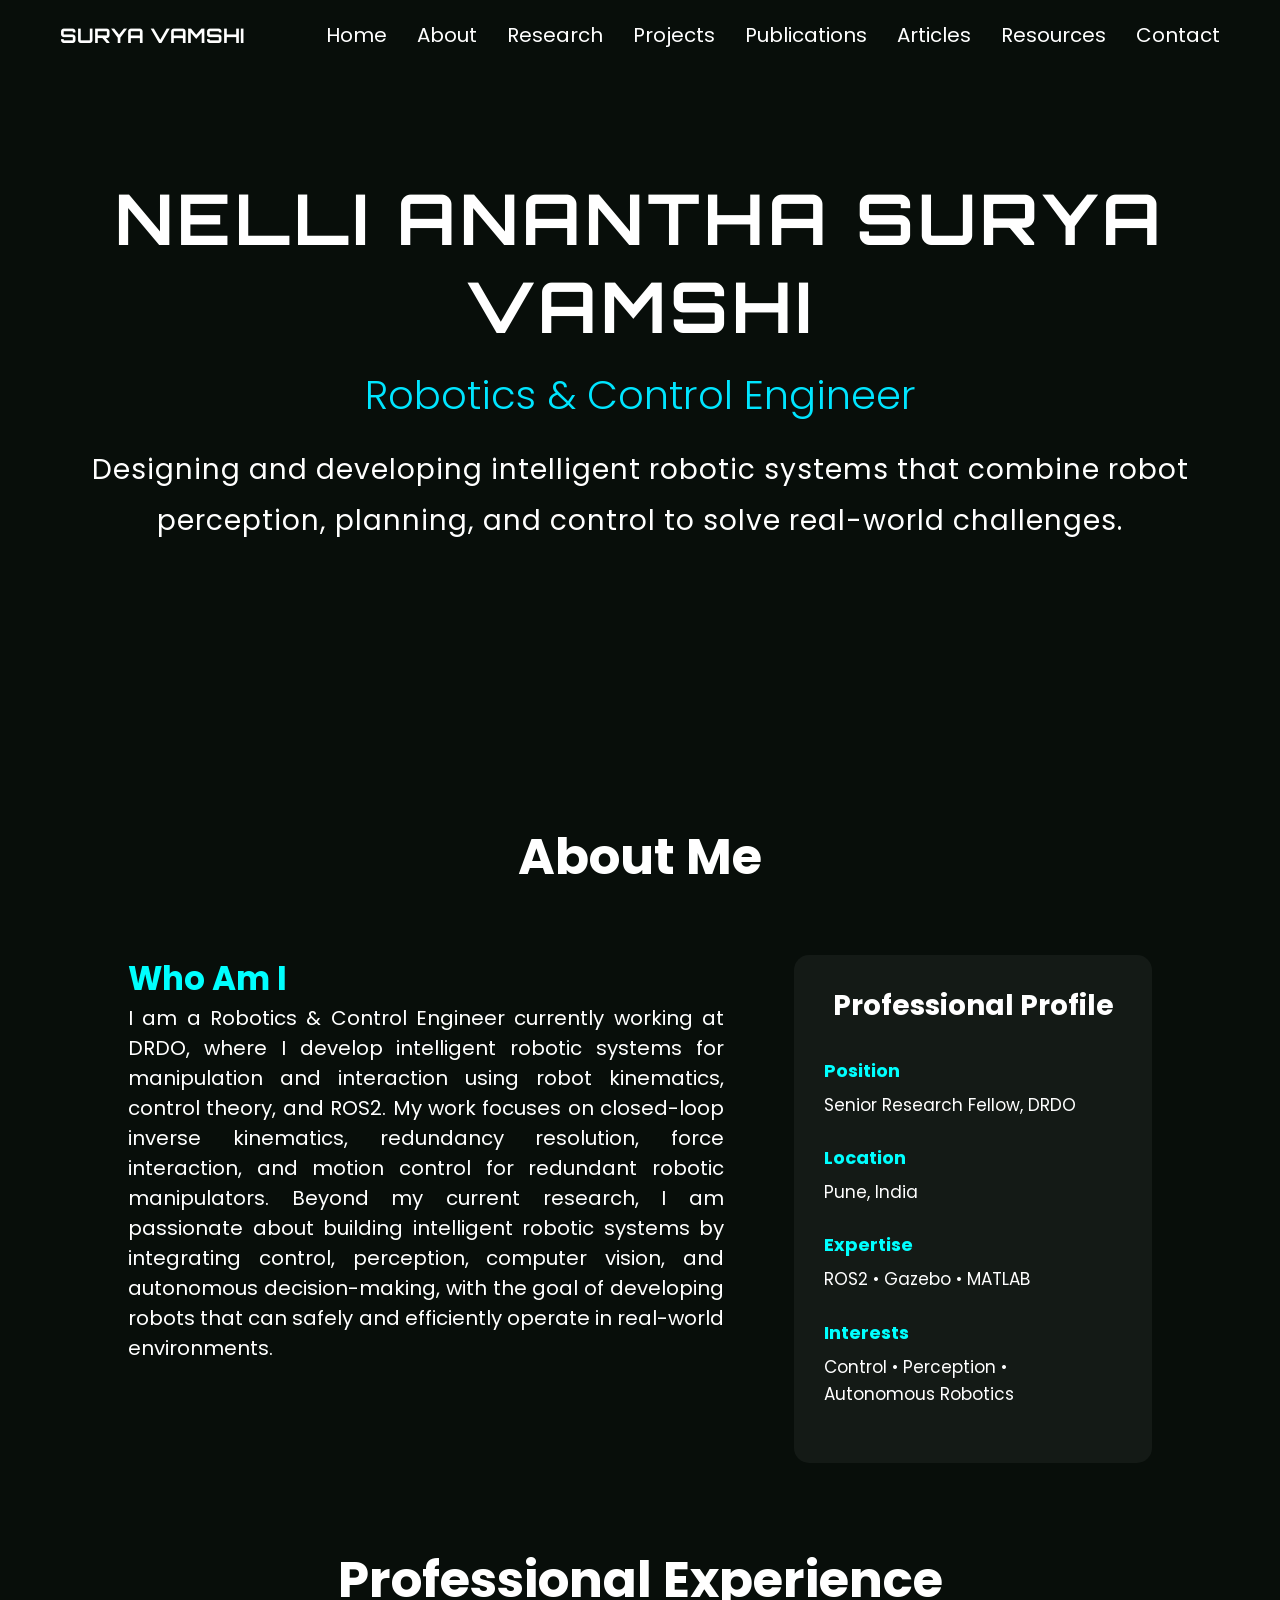
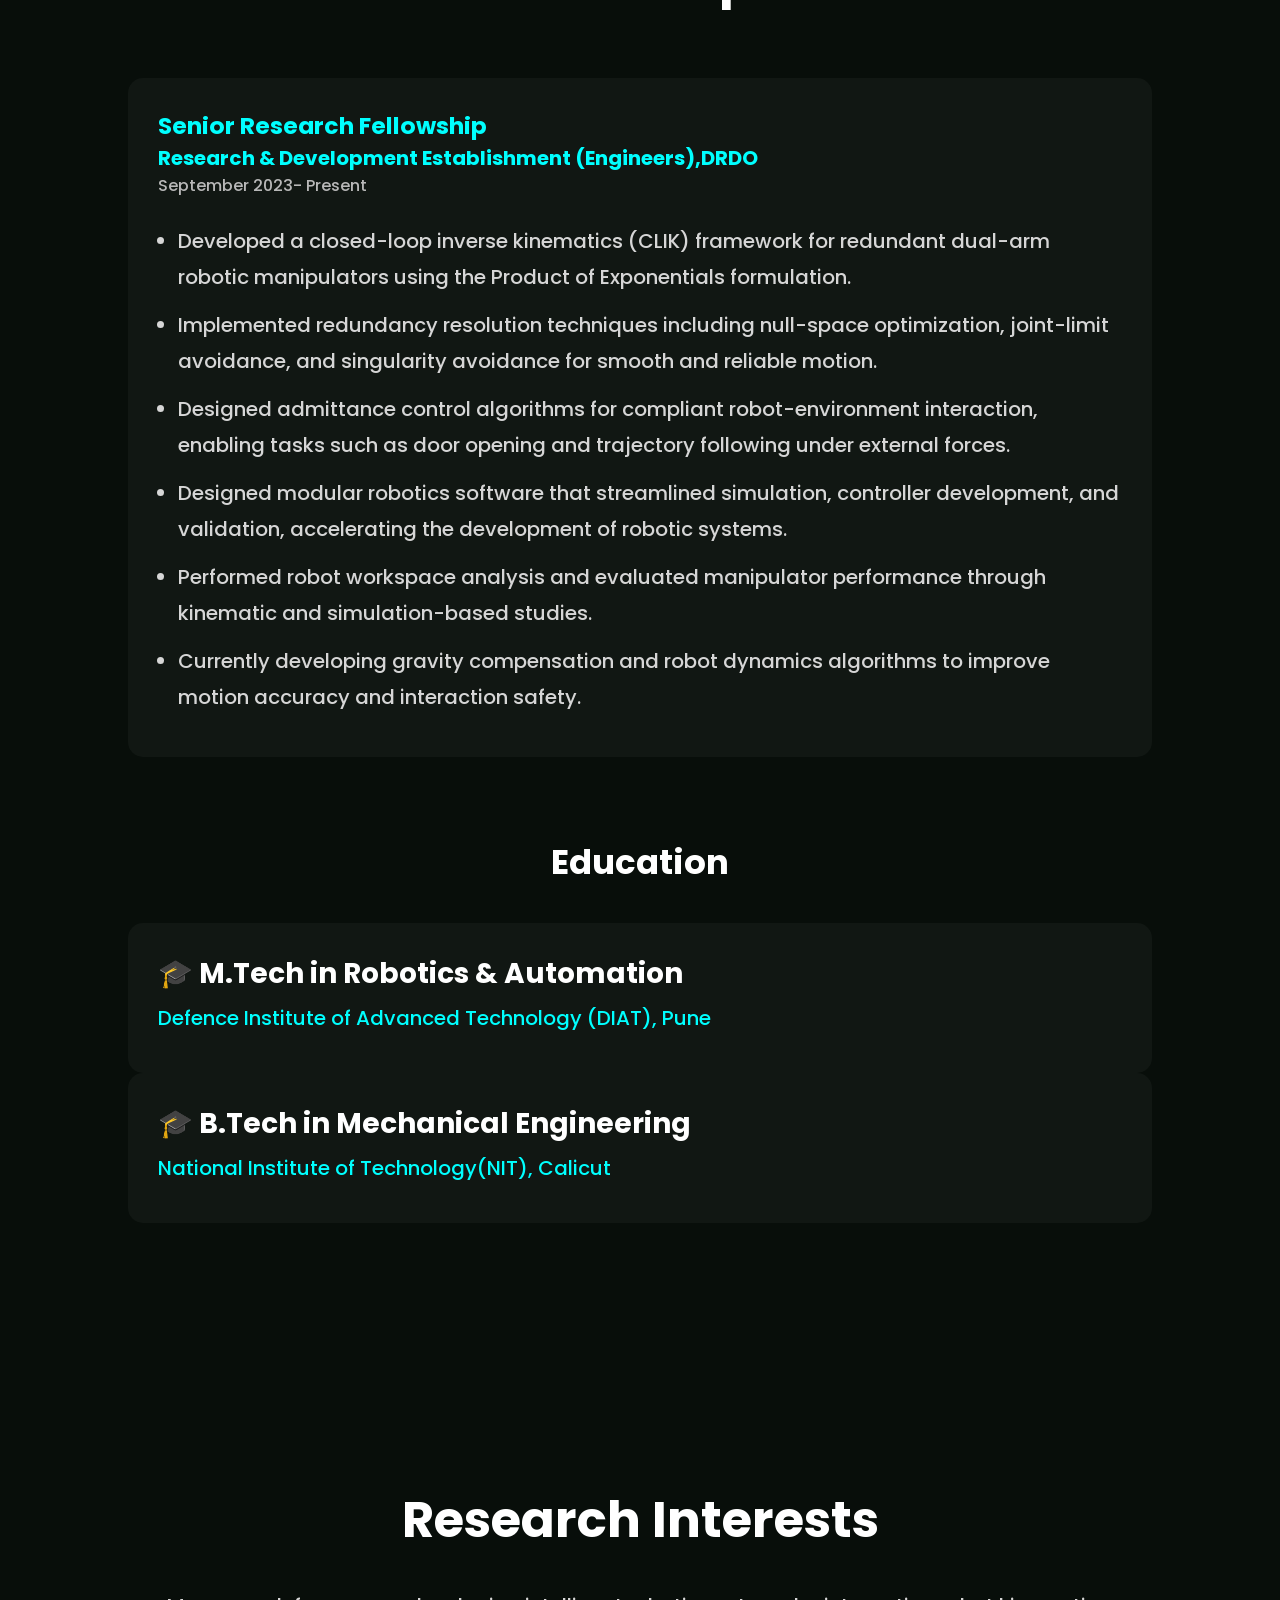
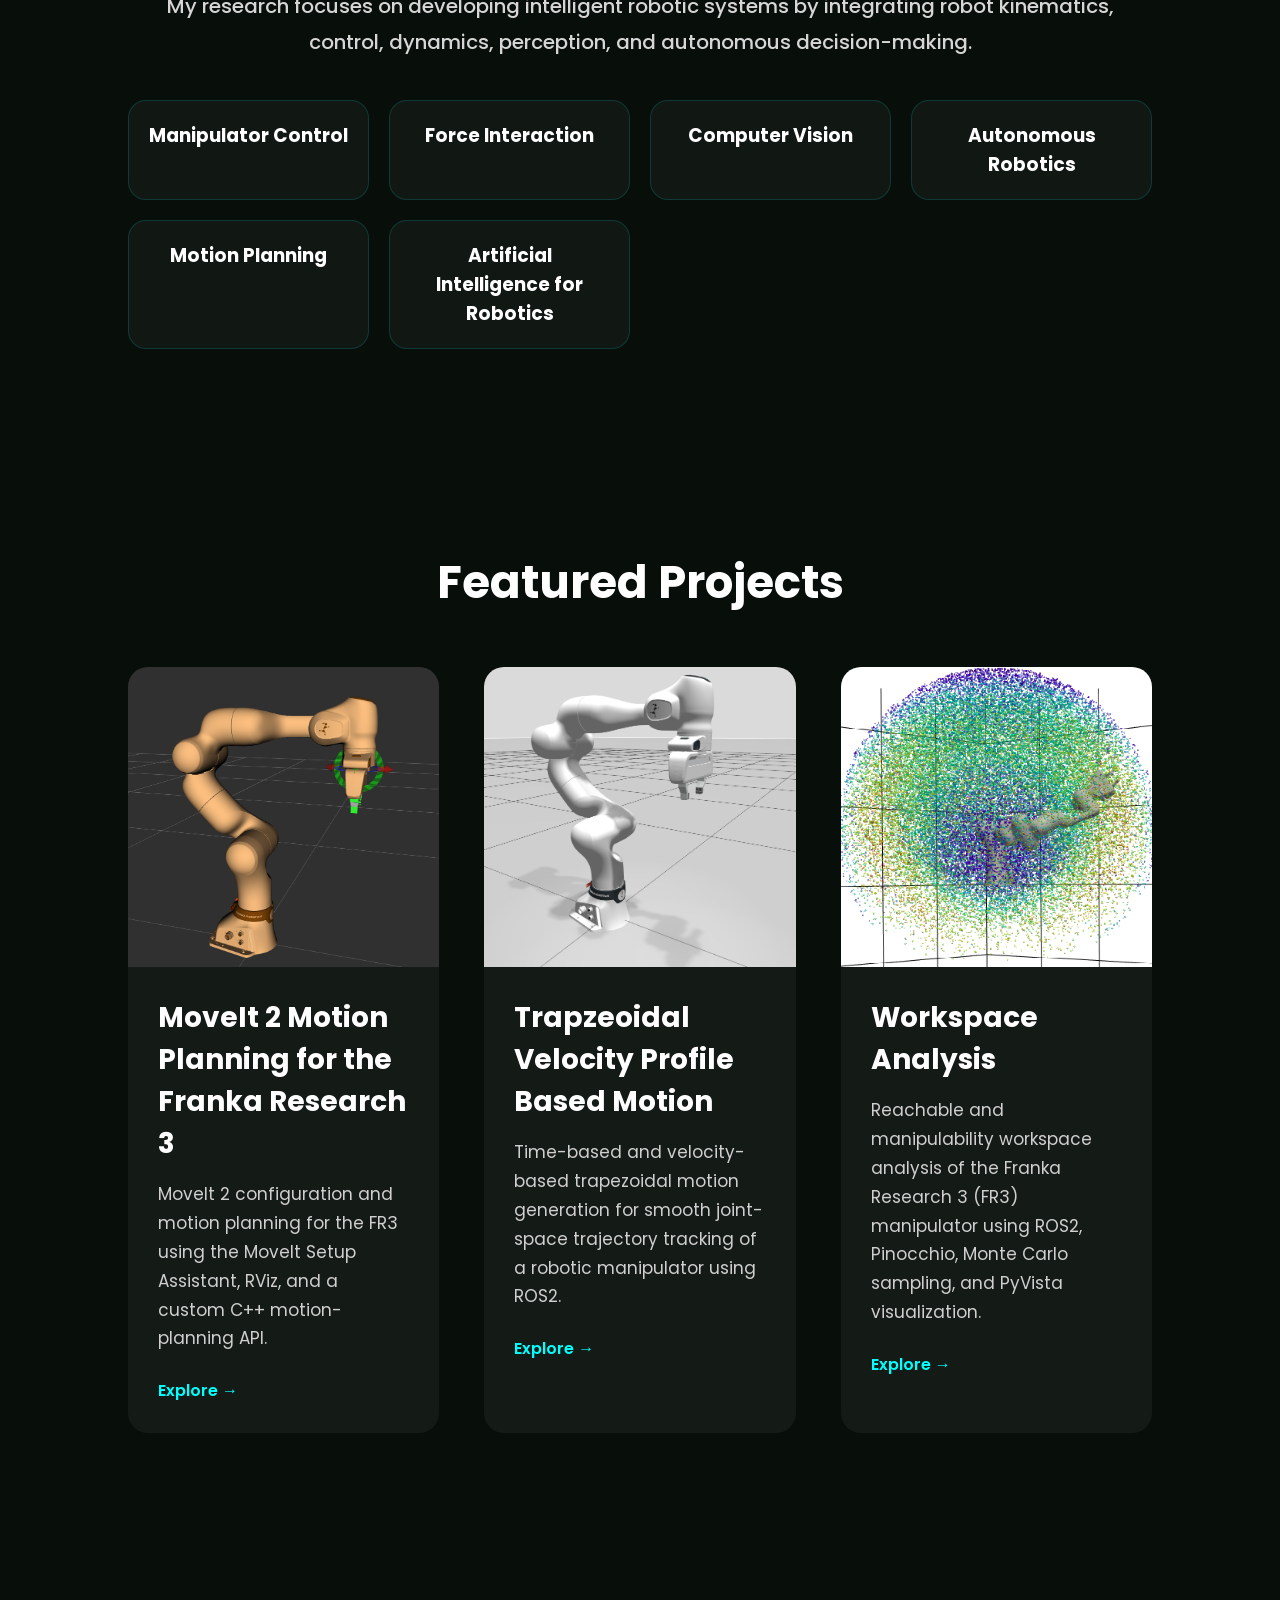
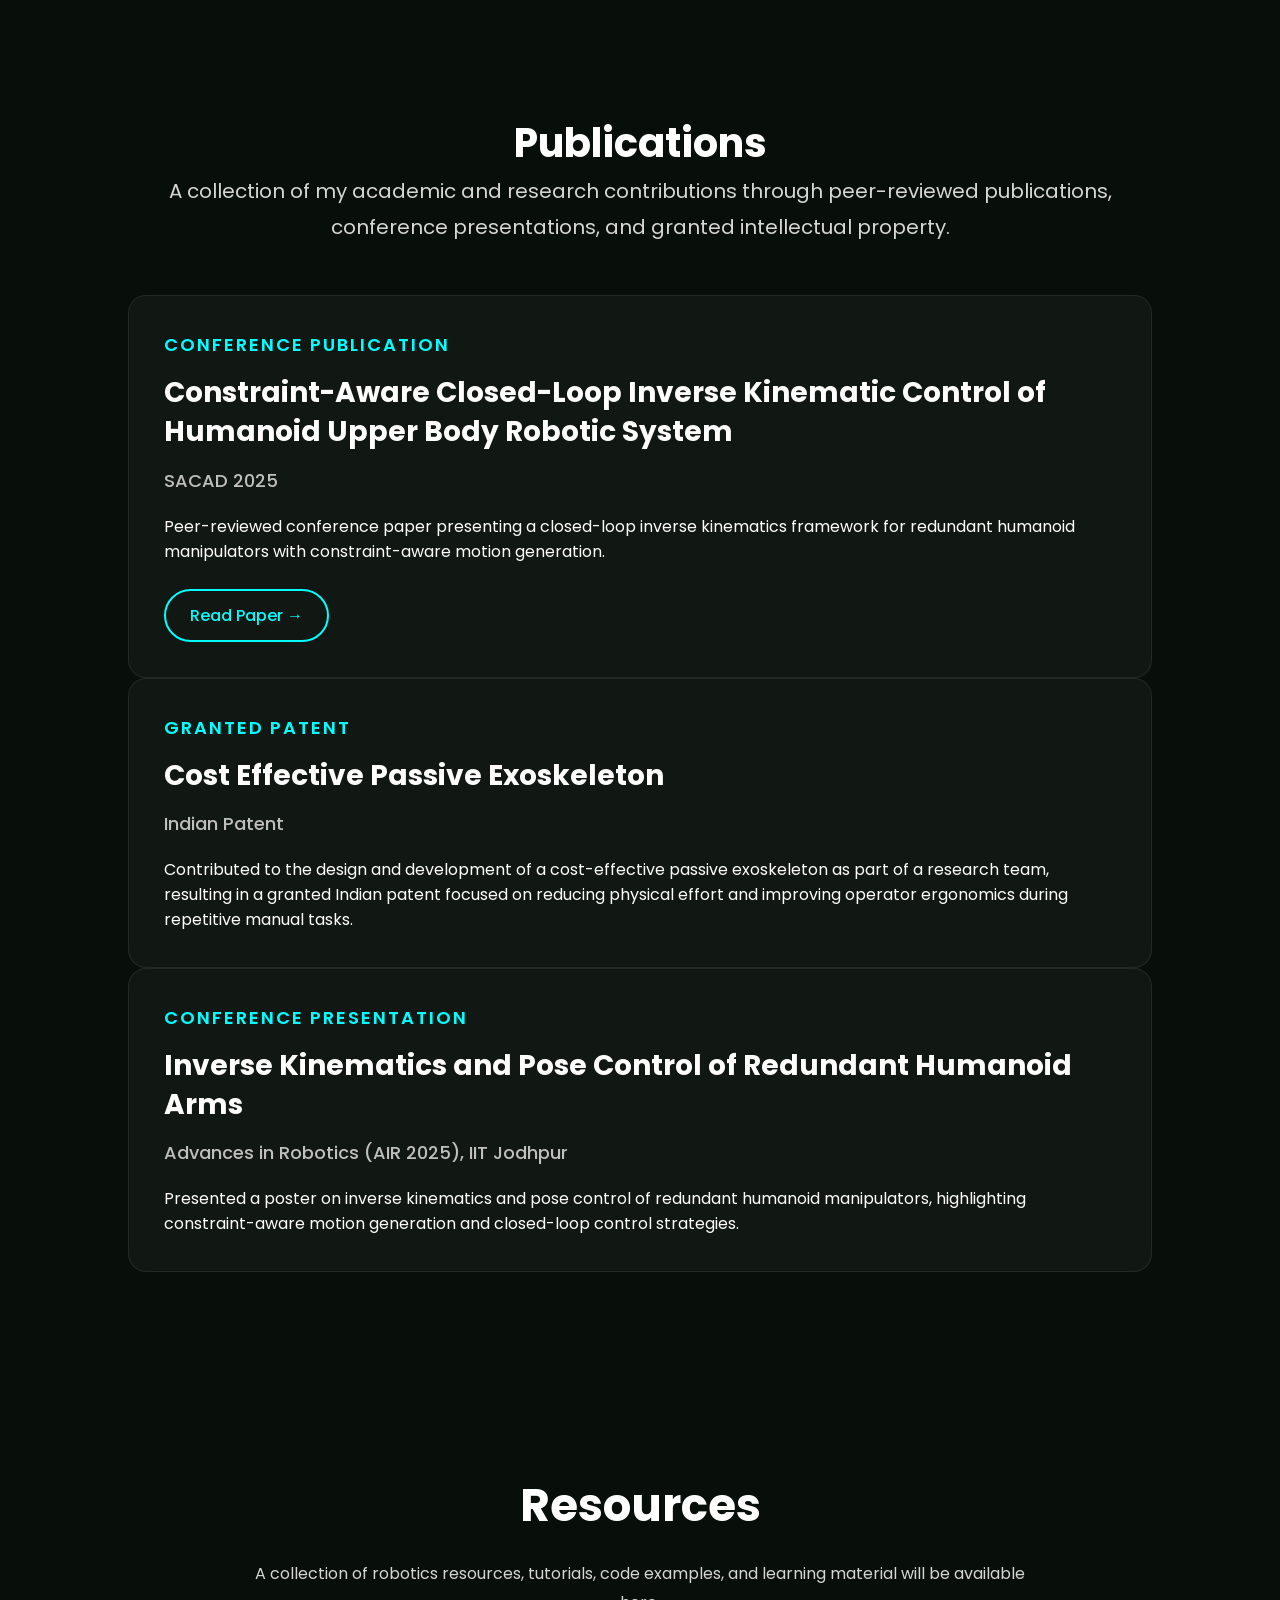
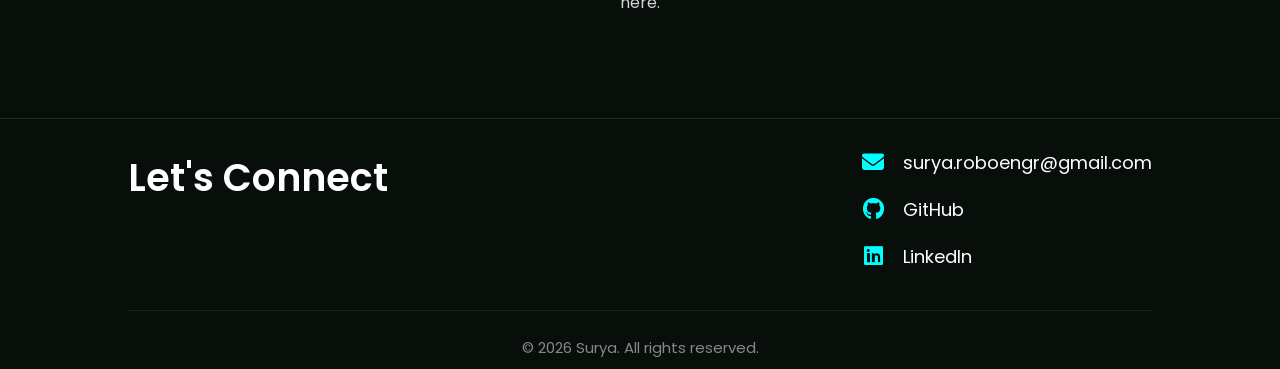
<file: index.html>
<!doctype html>

<html lang="en">
  <head>
    <meta charset="UTF-8" />
    <meta name="viewport" content="width=device-width, initial-scale=1.0" />
    <title>Nelli Anantha Surya Vamshi |Robotics Engineer</title>
    <link rel="preconnect" href="https://fonts.googleapis.com" />
    <link rel="preconnect" href="https://fonts.gstatic.com" crossorigin />
    <link
      href="https://fonts.googleapis.com/css2?family=Orbitron:wght@400;700&family=Poppins:wght@300;400;500;600&display=swap"
      rel="stylesheet"
    />
    <link
      href="https://fonts.googleapis.com/css2?family=Oxanium:wght@300;400;500;600;700&display=swap"
      rel="stylesheet"
    />
    <link
      rel="stylesheet"
      href="https://cdnjs.cloudflare.com/ajax/libs/font-awesome/6.7.2/css/all.min.css"
    />
    <link rel="stylesheet" href="style.css" />

    <meta
      name="google-site-verification"
      content="qr9atQUj7smDJfwzT1-s0cltyd4CQtqaX3YNW2TNBXM"
    />
  </head>

  <body>
    <canvas id="stars"></canvas>
    <!-- +++++++++++++++++++++++++++++++++++++
                        Header
        ===================================== -->

    <header>
      <nav>
        <div class="logo">SURYA VAMSHI</div>
        <ul class="nav-links">
          <li><a href="#home">Home</a></li>
          <li><a href="#about">About</a></li>
          <li><a href="#research">Research</a></li>
          <li><a href="#projects">Projects</a></li>
          <li><a href="#publications">Publications</a></li>
          <li><a href="/articles/articles_main.html">Articles</a></li>
          <li><a href="#resources">Resources</a></li>
          <li><a href="#contact">Contact</a></li>
        </ul>
      </nav>
    </header>

    <!-- ==============================================================
                        Main Hero Section
        ============================================================== -->

    <section class="hero" id="home">
      <h1>NELLI ANANTHA SURYA VAMSHI</h1>
      <h2>Robotics & Control Engineer</h2>
      <p>
        Designing and developing intelligent robotic systems that combine robot
        perception, planning, and control to solve real-world challenges.
      </p>
    </section>

    <!-- ==============================================================
                        About Me Section
        ============================================================== -->

    <section class="about" id="about">
      <h2>About Me</h2>
      <div class="about-container">
        <div class="about-left">
          <h3>Who Am I</h3>
          <p>
            I am a Robotics & Control Engineer currently working at DRDO, where
            I develop intelligent robotic systems for manipulation and
            interaction using robot kinematics, control theory, and ROS2. My
            work focuses on closed-loop inverse kinematics, redundancy
            resolution, force interaction, and motion control for redundant
            robotic manipulators. Beyond my current research, I am passionate
            about building intelligent robotic systems by integrating control,
            perception, computer vision, and autonomous decision-making, with
            the goal of developing robots that can safely and efficiently
            operate in real-world environments.
          </p>
        </div>

        <div class="about-right">
          <h3>Professional Profile</h3>

          <div class="profile-item">
            <h4>Position</h4>
            <p>Senior Research Fellow, DRDO</p>
          </div>

          <div class="profile-item">
            <h4>Location</h4>
            <p>Pune, India</p>
          </div>

          <div class="profile-item">
            <h4>Expertise</h4>
            <p>ROS2 • Gazebo • MATLAB</p>
          </div>

          <div class="profile-item">
            <h4>Interests</h4>
            <p>Control • Perception • Autonomous Robotics</p>
          </div>
        </div>
      </div>

      <!-- ==============================================================
                        Experience Section
        ============================================================== -->

      <section class="experience">
        <h2>Professional Experience</h2>
        <div class="experience-item">
          <h3>Senior Research Fellowship</h3>
          <h4>Research & Development Establishment (Engineers),DRDO</h4>
          <p class="duration">September 2023- Present</p>
          <ul>
            <li>
              Developed a closed-loop inverse kinematics (CLIK) framework for
              redundant dual-arm robotic manipulators using the Product of
              Exponentials formulation.
            </li>

            <li>
              Implemented redundancy resolution techniques including null-space
              optimization, joint-limit avoidance, and singularity avoidance for
              smooth and reliable motion.
            </li>

            <li>
              Designed admittance control algorithms for compliant
              robot-environment interaction, enabling tasks such as door opening
              and trajectory following under external forces.
            </li>

            <li>
              Designed modular robotics software that streamlined simulation,
              controller development, and validation, accelerating the
              development of robotic systems.
            </li>

            <li>
              Performed robot workspace analysis and evaluated manipulator
              performance through kinematic and simulation-based studies.
            </li>

            <li>
              Currently developing gravity compensation and robot dynamics
              algorithms to improve motion accuracy and interaction safety.
            </li>
          </ul>
        </div>
      </section>

      <section class="education">
        <h2>Education</h2>

        <div class="education-item">
          <h3>🎓 M.Tech in Robotics & Automation</h3>

          <h4>Defence Institute of Advanced Technology (DIAT), Pune</h4>
        </div>

        <div class="education-item">
          <h3>🎓 B.Tech in Mechanical Engineering</h3>

          <h4>National Institute of Technology(NIT), Calicut</h4>
        </div>
      </section>
    </section>

    <!-- ==============================================================
                        Research Section
        ============================================================== -->

    <section class="research" id="research">
      <h1>Research Interests</h1>

      <p>
        My research focuses on developing intelligent robotic systems by
        integrating robot kinematics, control, dynamics, perception, and
        autonomous decision-making.
      </p>

      <div class="research-grid">
        <div class="research-item">
          <h3>Manipulator Control</h3>
        </div>

        <div class="research-item">
          <h3>Force Interaction</h3>
        </div>

        <div class="research-item">
          <h3>Computer Vision</h3>
        </div>

        <div class="research-item">
          <h3>Autonomous Robotics</h3>
        </div>

        <div class="research-item">
          <h3>Motion Planning</h3>
        </div>

        <div class="research-item">
          <h3>Artificial Intelligence for Robotics</h3>
        </div>
      </div>
    </section>

    <!-- ==============================================================
                        Projects Section
        ============================================================== -->

    <section class="projects" id="projects">
      <h1>Featured Projects</h1>

      <div class="projects-container">
        <!-- Project 1 -->
        <a
          href="projects/proj_moveit/proj_mi.html"
          class="project-card"
          target="_blank"
        >
          <div class="project-image">
            <img src="images/moveit/moveit_proj.png" alt=" Analysis" />
          </div>

          <div class="project-content">
            <h2>MoveIt 2 Motion Planning for the Franka Research 3</h2>

            <p>
              MoveIt 2 configuration and motion planning for the FR3 using the
              MoveIt Setup Assistant, RViz, and a custom C++ motion-planning
              API.
            </p>

            <span class="explore-link">Explore →</span>
          </div>
        </a>

        <!-- Project 1 -->
        <a
          href="projects/proj_joint_space/proj_trapezoidal_motion.html"
          class="project-card"
          target="_blank"
        >
          <div class="project-image">
            <img src="images/join_space_motion/fr3_gz.png" alt=" Analysis" />
          </div>

          <div class="project-content">
            <h2>Trapzeoidal Velocity Profile Based Motion</h2>

            <p>
              Time-based and velocity-based trapezoidal motion generation for
              smooth joint-space trajectory tracking of a robotic manipulator
              using ROS2.
            </p>

            <span class="explore-link">Explore →</span>
          </div>
        </a>

        <!-- Project 2 -->
        <a
          href="projects/proj_ws_analysis/ws_analysis.html"
          class="project-card"
          target="_blank"
        >
          <div class="project-image">
            <img
              src="images/ws_analysis/ws_thumbnail.png"
              alt="Workspace Analysis"
            />
          </div>

          <div class="project-content">
            <h2>Workspace Analysis</h2>

            <p>
              Reachable and manipulability workspace analysis of the Franka
              Research 3 (FR3) manipulator using ROS2, Pinocchio, Monte Carlo
              sampling, and PyVista visualization.
            </p>

            <span class="explore-link">Explore →</span>
          </div>
        </a>
      </div>
    </section>

    <!-- ==============================================================
                        Publications Section
        ============================================================== -->

    <section class="publications" id="publications">
      <h2>Publications</h2>
      <p>
        A collection of my academic and research contributions through
        peer-reviewed publications, conference presentations, and granted
        intellectual property.
      </p>

      <div class="publications-list">
        <div class="publication-item">
          <p class="publication-type">Conference Publication</p>

          <h3>
            Constraint-Aware Closed-Loop Inverse Kinematic Control of Humanoid
            Upper Body Robotic System
          </h3>

          <h4>SACAD 2025</h4>

          <p>
            Peer-reviewed conference paper presenting a closed-loop inverse
            kinematics framework for redundant humanoid manipulators with
            constraint-aware motion generation.
          </p>
          <a
            href="https://doi.org/10.37285/bsp.SACAD2025.49"
            target="_blank"
            class="publication-btn"
          >
            Read Paper →
          </a>
        </div>

        <div class="publication-item">
          <p class="publication-type">Granted Patent</p>

          <h3>Cost Effective Passive Exoskeleton</h3>

          <h4>Indian Patent</h4>

          <p>
            Contributed to the design and development of a cost-effective
            passive exoskeleton as part of a research team, resulting in a
            granted Indian patent focused on reducing physical effort and
            improving operator ergonomics during repetitive manual tasks.
          </p>
        </div>

        <div class="publication-item">
          <p class="publication-type">Conference Presentation</p>

          <h3>
            Inverse Kinematics and Pose Control of Redundant Humanoid Arms
          </h3>

          <h4>Advances in Robotics (AIR 2025), IIT Jodhpur</h4>

          <p>
            Presented a poster on inverse kinematics and pose control of
            redundant humanoid manipulators, highlighting constraint-aware
            motion generation and closed-loop control strategies.
          </p>
        </div>
      </div>
    </section>

    <!-- ==============================================================
                        Articles Section
        ============================================================== -->

    <section class="resources" id="resources">
      <h1>Resources</h1>

      <p>
        A collection of robotics resources, tutorials, code examples, and
        learning material will be available here.
      </p>
    </section>

    <!-- ====================================================================
                        <Footer>
        ======================================================================= -->

    <!-- <footer class="contact" id="contact">
      <div class="footer-content">
        <div class="footer-left">
          <h2>Let's Connect</h2>
        </div>

        <div class="footer-right">
          <div class="footer-row">
            <span>Email</span>
            <p>surya.roboengr@gmail.com</p>
          </div>

          <div class="footer-row">
            <span>GitHub</span>
            <a href="https://github.com/surya-cogman" target="_blank"></a>
          </div>

          <div class="footer-row">
            <span>LinkedIn</span>
            <a
              href="https://www.linkedin.com/in/nelli-anantha-surya-vamshi-13972114b"
              target="_blank"
            ></a>
          </div>
        </div>
      </div>

      <p class="copyright">© 2026 Surya. All rights reserved.</p>
    </footer> -->

    <footer id="contact">
      <div class="footer-content">
        <div class="footer-left">
          <h2>Let's Connect</h2>
        </div>

        <div class="footer-right">
          <div class="footer-row">
            <i class="fa-solid fa-envelope"></i>
            <span>surya.roboengr@gmail.com</span>
          </div>

          <div class="footer-row">
            <i class="fa-brands fa-github"></i>
            <a href="https://github.com/surya-cogman" target="_blank">
              GitHub
            </a>
          </div>

          <div class="footer-row">
            <i class="fa-brands fa-linkedin"></i>
            <a
              href="https://www.linkedin.com/in/nelli-anantha-surya-vamshi-13972114b"
              target="_blank"
            >
              LinkedIn
            </a>
          </div>
        </div>
      </div>

      <p class="copyright">© 2026 Surya. All rights reserved.</p>
    </footer>

    <!-- <script src="script.js"></script> -->
  </body>
</html>
</file>
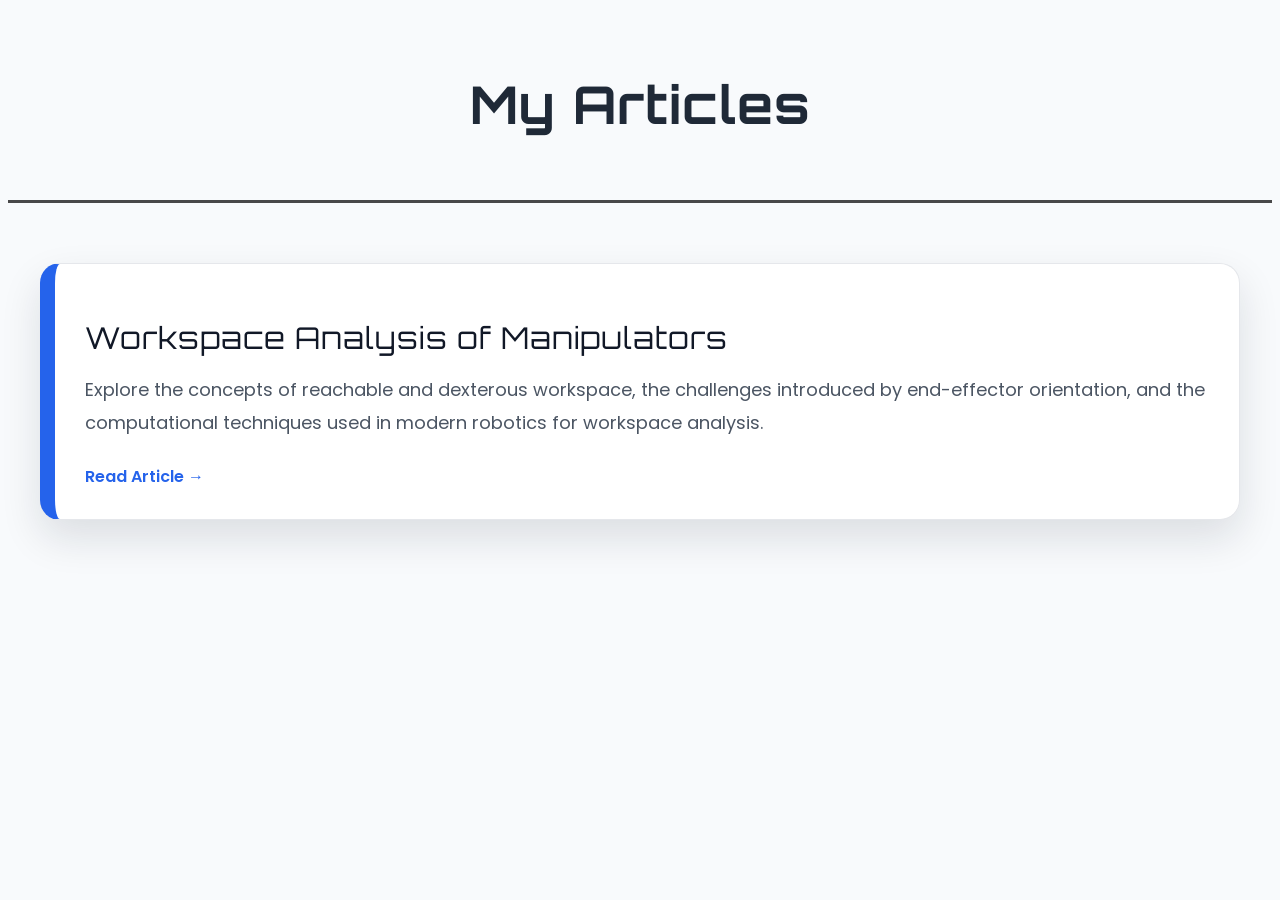
<file: articles/articles.html>
<!doctype html>
<html lang="en">
  <head>
    <meta charset="UTF-8" />
    <meta name="viewport" content="width=device-width, initial-scale=1.0" />
    <title>Articles</title>
    <link
      href="https://fonts.googleapis.com/css2?family=Orbitron:wght@400;700&family=Poppins:wght@300;400;500;600&display=swap"
      rel="stylesheet"
    />
    <link
      href="https://fonts.googleapis.com/css2?family=Oxanium:wght@300;400;500;600;700&display=swap"
      rel="stylesheet"
    />
    <link
      rel="stylesheet"
      href="https://cdnjs.cloudflare.com/ajax/libs/font-awesome/6.7.2/css/all.min.css"
    />
    <link rel="stylesheet" href="articles_style.css" />
  </head>
  <body>
    <section class="hero_section">
      <h1>My Articles</h1>
    </section>

    <main class="artiles-container">
      <section class="article_card">
        <h2>Workspace Analysis of Manipulators</h2>
        <p>
          Explore the concepts of reachable and dexterous workspace, the
          challenges introduced by end-effector orientation, and the
          computational techniques used in modern robotics for workspace
          analysis.
        </p>

        <a
          href="/articles/workspace_analysis/ws_article.html"
          class="article-link"
          target="_blank"
        >
          Read Article →
        </a>
      </section>
    </main>
  </body>
</html>
</file>
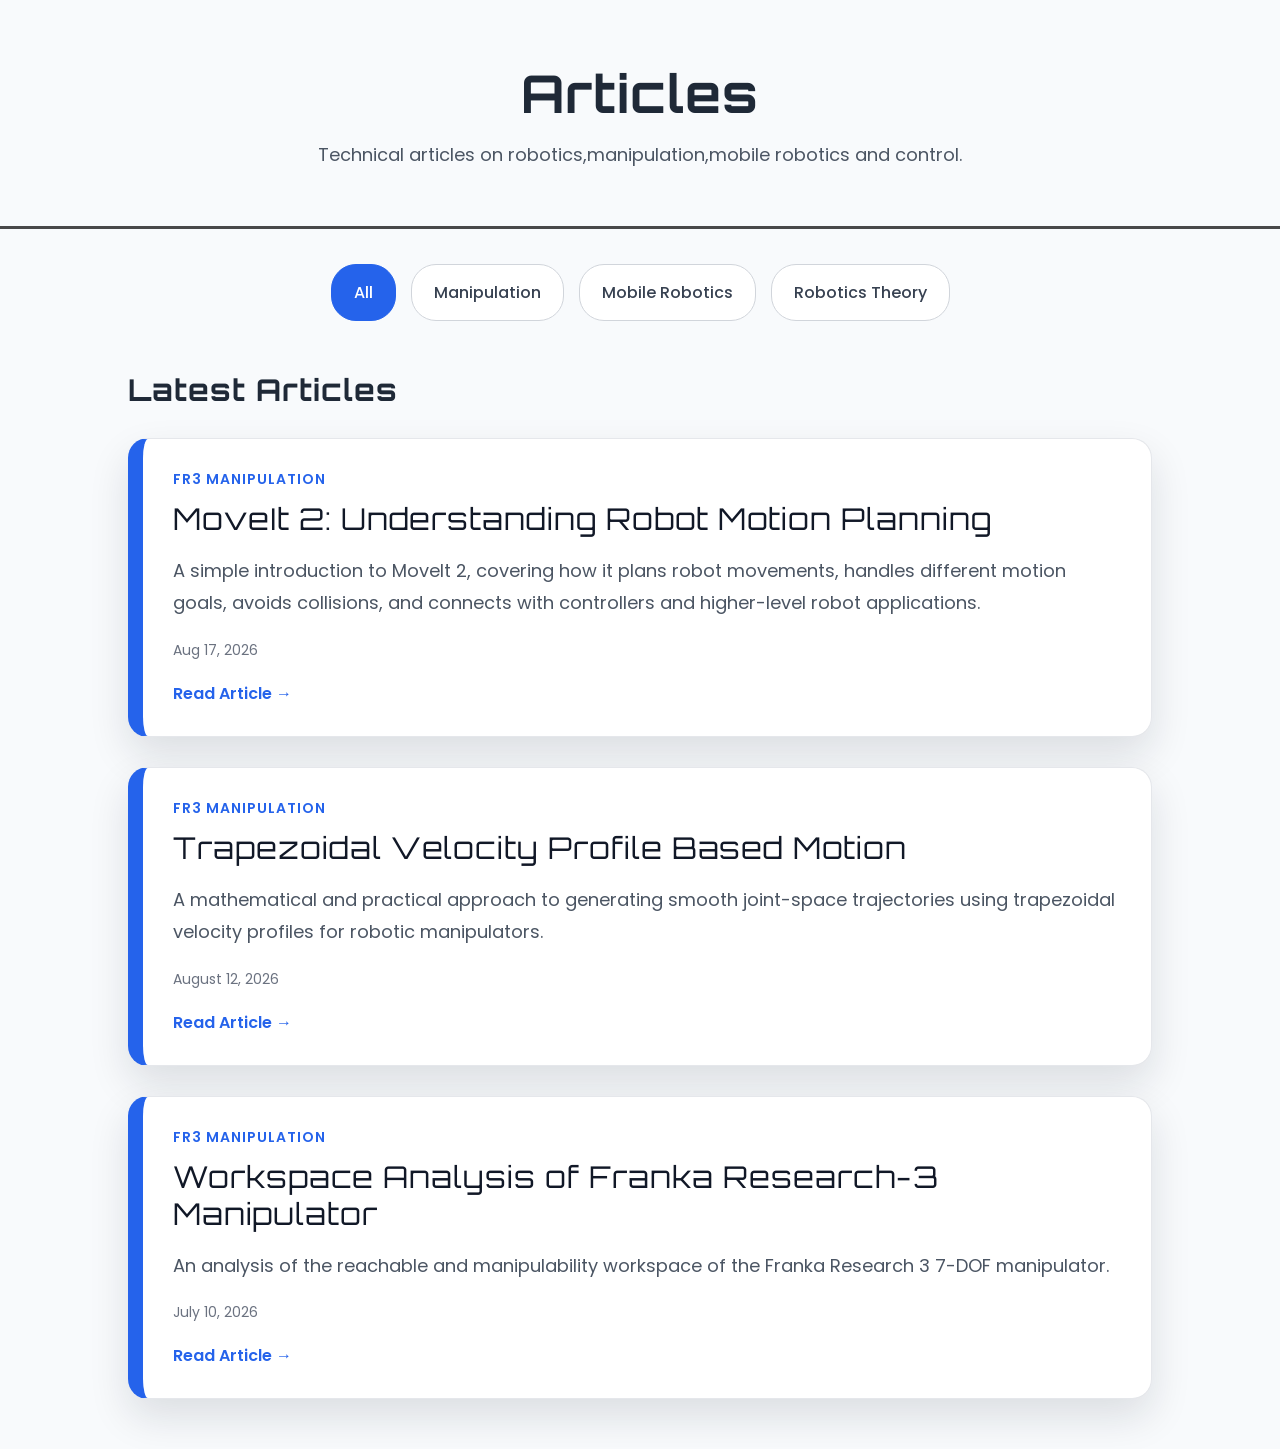
<file: articles/articles_main.html>
<!doctype html>
<html lang="en">
  <head>
    <meta charset="UTF-8" />
    <meta name="viewport" content="width=device-width, initial-scale=1.0" />
    <title>Articles | Robotics & Control</title>

    <link rel="preconnect" href="https://fonts.googleapis.com" />
    <link rel="preconnect" href="https://fonts.gstatic.com" crossorigin />
    <link
      href="https://fonts.googleapis.com/css2?family=Orbitron:wght@400;700&family=Poppins:wght@300;400;500;600&display=swap"
      rel="stylesheet"
    />

    <link
      href="https://fonts.googleapis.com/css2?family=Oxanium:wght@300;400;500;600;700&display=swap"
      rel="stylesheet"
    />

    <link href="articles_main.css" rel="stylesheet" />
  </head>
  <body>
    <section class="articles_hero">
      <h1>Articles</h1>
      <p>
        Technical articles on robotics,manipulation,mobile robotics and control.
      </p>
    </section>

    <section class="article_categories">
      <a href="articles.html" class="category_tab active"> All </a>

      <a href="manipulation.html" class="category_tab"> Manipulation </a>

      <a href="mobile.html" class="category_tab"> Mobile Robotics </a>

      <a href="theory.html" class="category_tab"> Robotics Theory </a>
    </section>

    <section class="latest_articles">
      <h2>Latest Articles</h2>

      <article class="article_card">
        <div class="article_category">FR3 Manipulation</div>

        <h3>MoveIt 2: Understanding Robot Motion Planning</h3>

        <p>
          A simple introduction to MoveIt 2, covering how it plans robot
          movements, handles different motion goals, avoids collisions, and
          connects with controllers and higher-level robot applications.
        </p>

        <div class="article_meta">
          <time datetime="2026-08-17">Aug 17, 2026</time>
        </div>

        <a href="/articles/manipulation/moveit/moveit.html">
          Read Article &rarr;
        </a>
      </article>

      <article class="article_card">
        <div class="article_category">FR3 Manipulation</div>

        <h3>Trapezoidal Velocity Profile Based Motion</h3>

        <p>
          A mathematical and practical approach to generating smooth joint-space
          trajectories using trapezoidal velocity profiles for robotic
          manipulators.
        </p>

        <div class="article_meta">
          <time datetime="2026-08-12">August 12, 2026</time>
        </div>

        <a
          href="/articles/manipulation/joint_space_motion/trapezoidal_motion.html"
        >
          Read Article &rarr;
        </a>
      </article>

      <article class="article_card">
        <div class="article_category">FR3 Manipulation</div>

        <h3>Workspace Analysis of Franka Research-3 Manipulator</h3>

        <p>
          An analysis of the reachable and manipulability workspace of the
          Franka Research 3 7-DOF manipulator.
        </p>

        <div class="article_meta">
          <time datetime="2026-07-10">July 10, 2026</time>
        </div>

        <a href="/articles/manipulation/workspace_analysis/ws_article.html">
          Read Article &rarr;
        </a>
      </article>
    </section>
  </body>
</html>
</file>
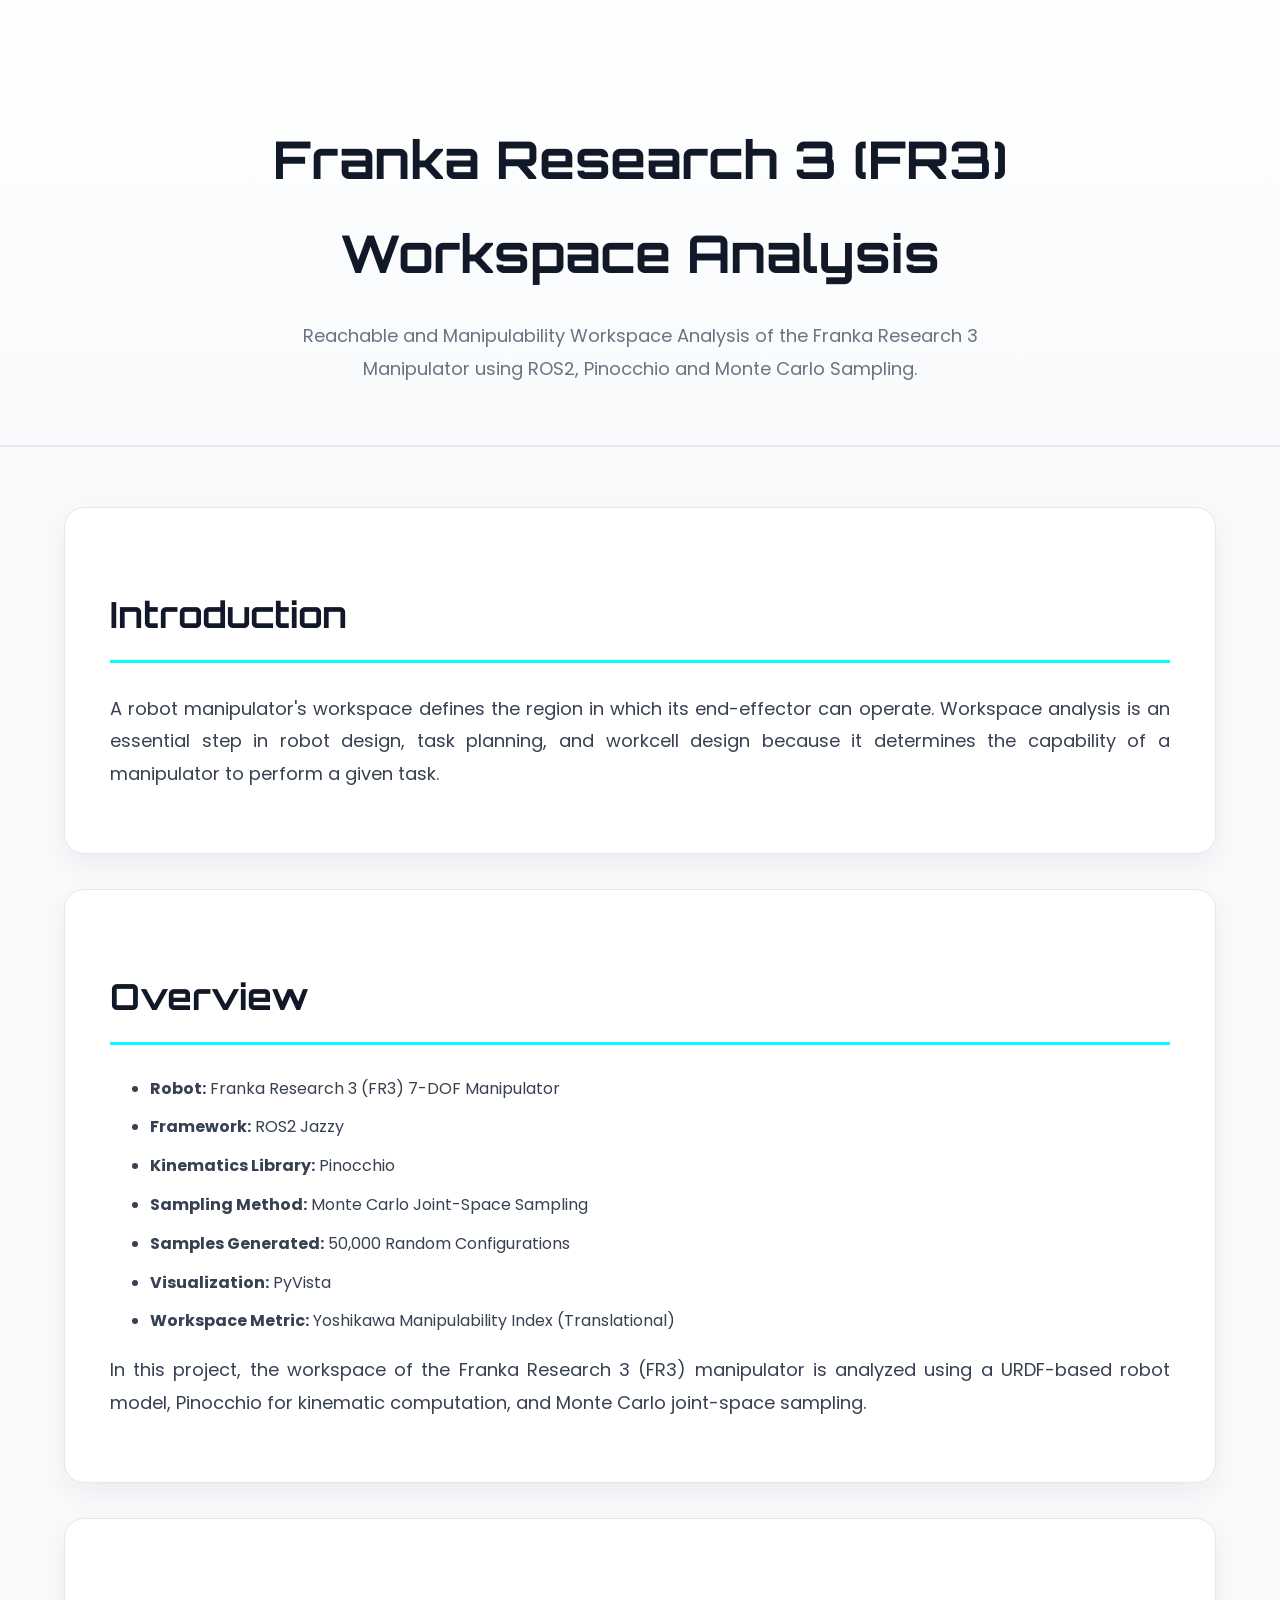
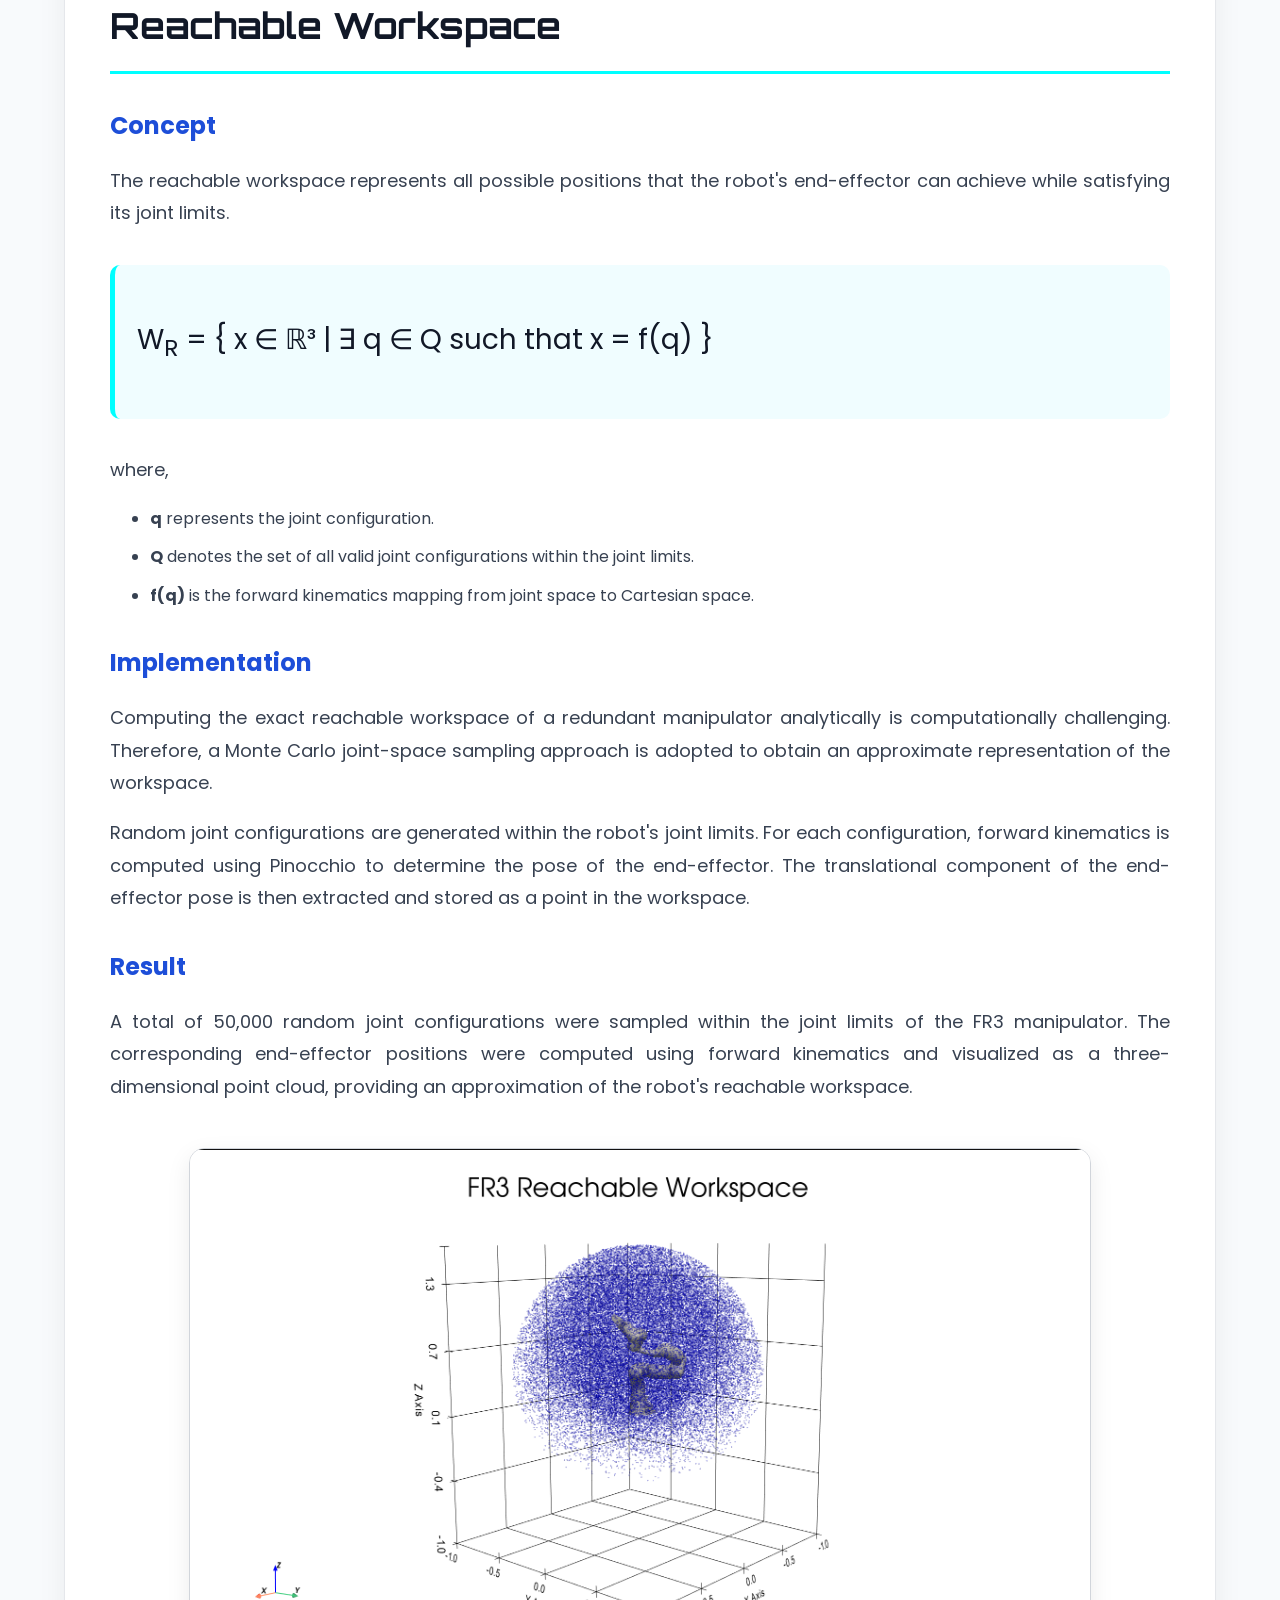
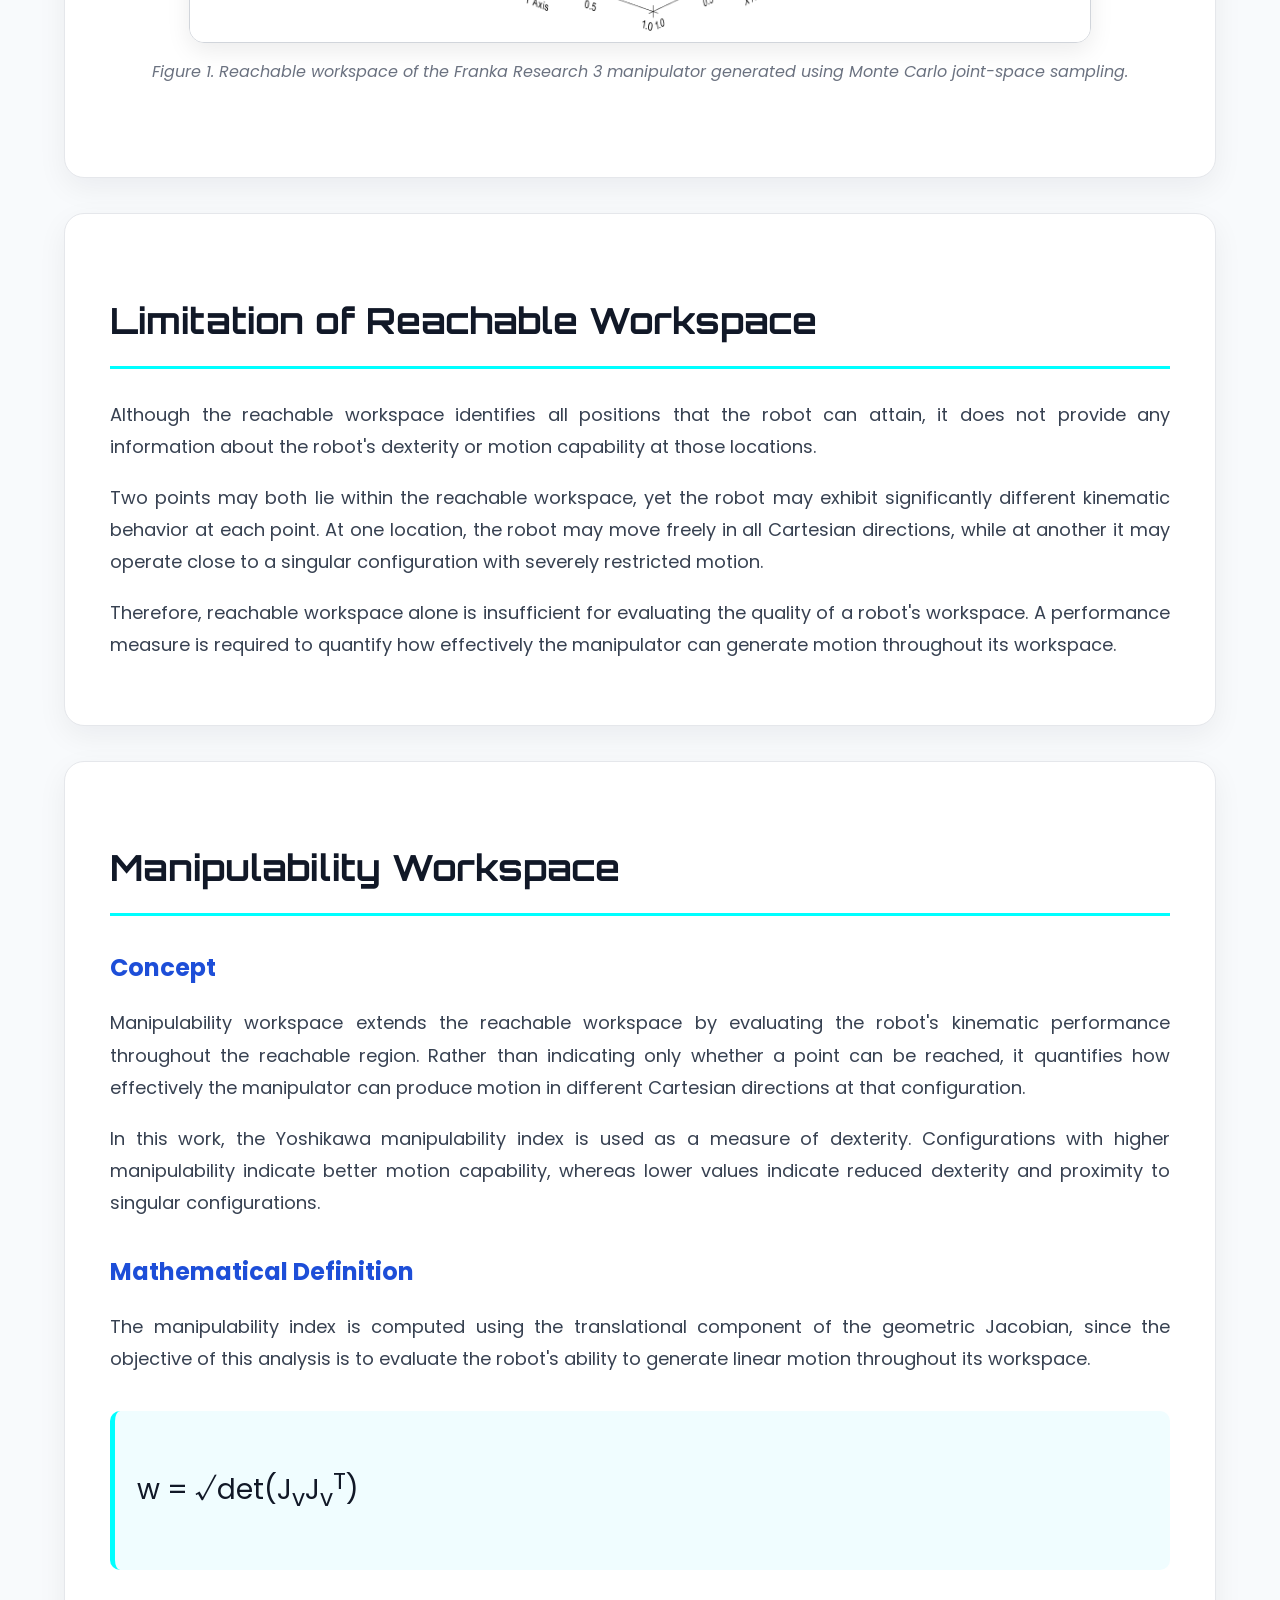
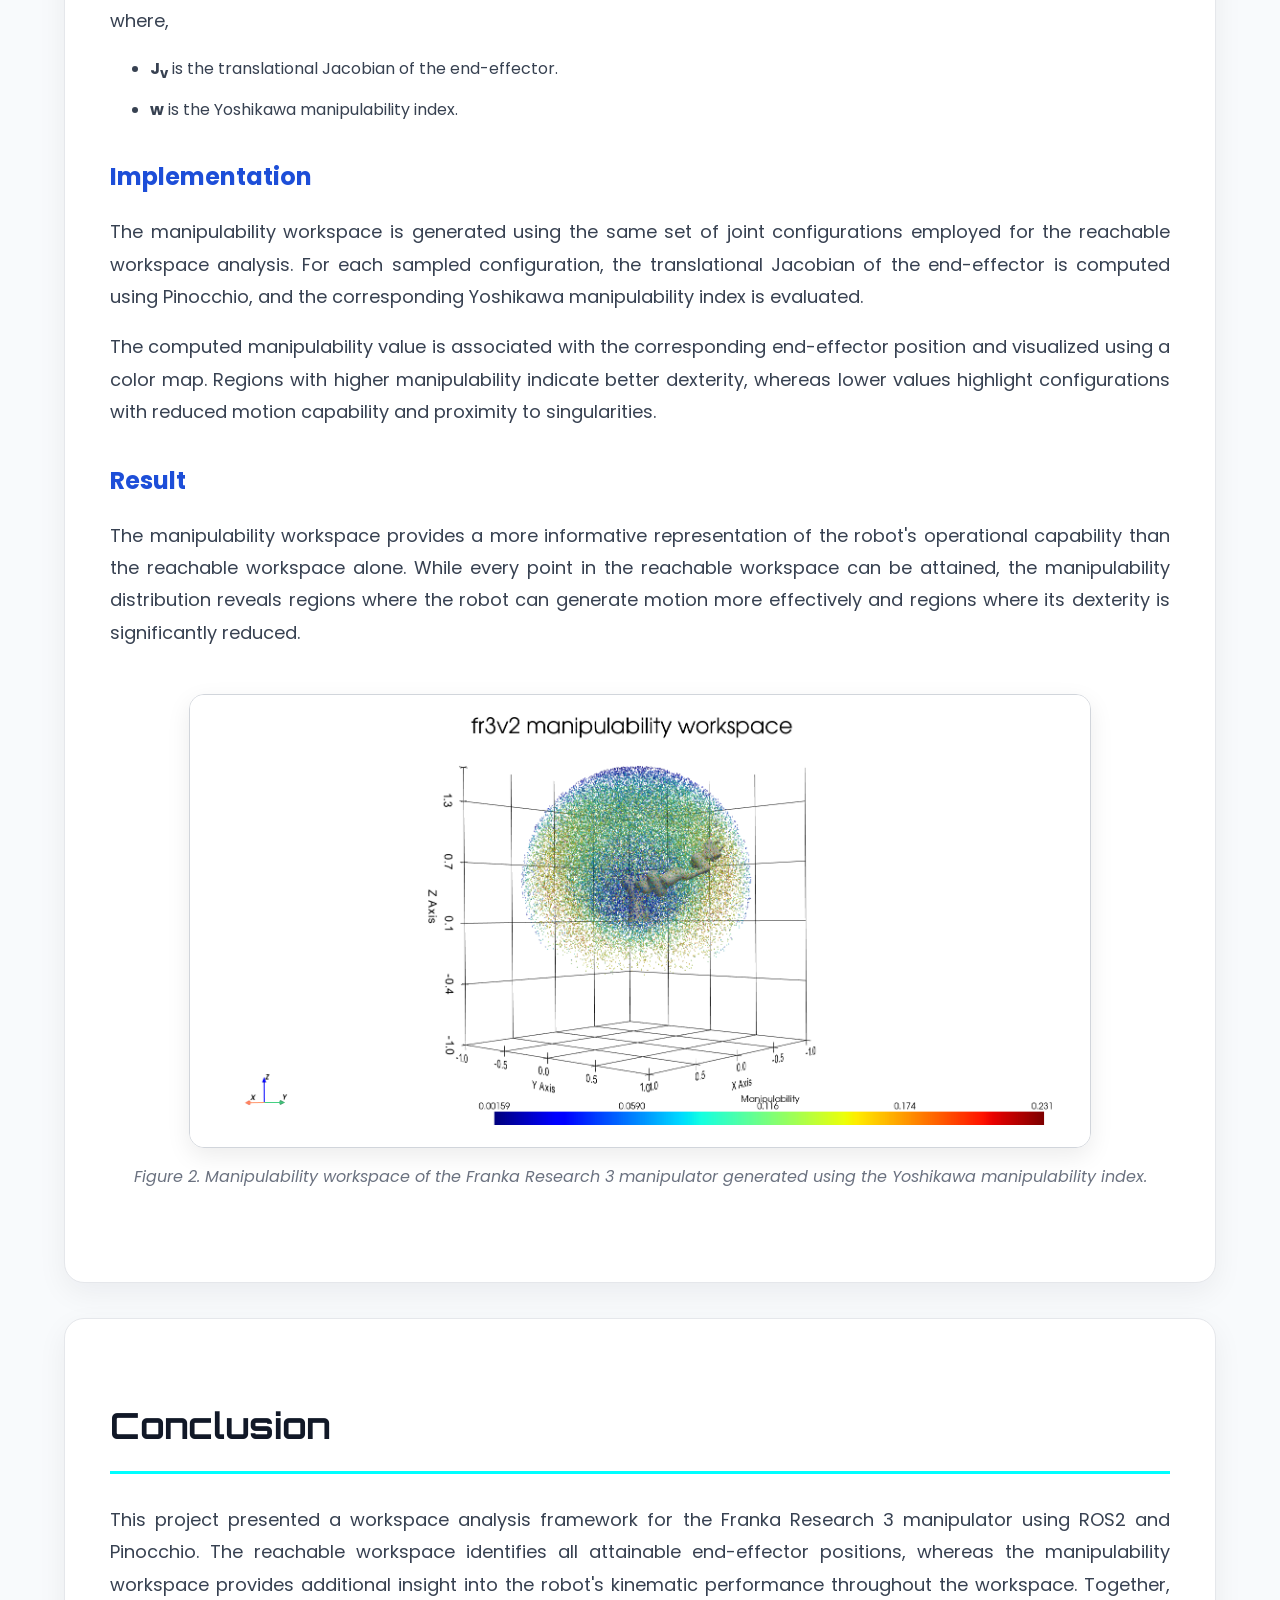
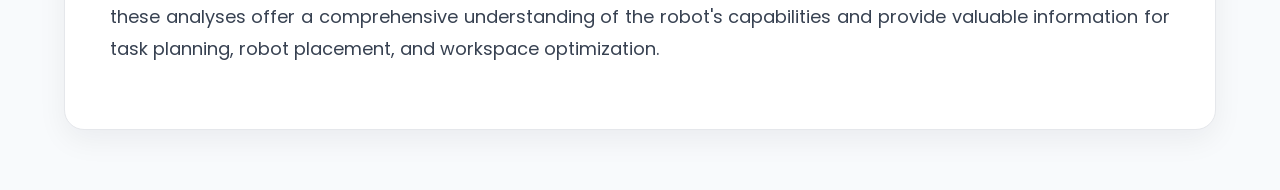
<file: projects/ws_analysis.html>
<!doctype html>
<html lang="en">
  <head>
    <meta charset="UTF-8" />
    <meta name="viewport" content="width=device-width, initial-scale=1.0" />
    <title>workspace analysis</title>
    <link rel="preconnect" href="https://fonts.googleapis.com" />
    <link rel="preconnect" href="https://fonts.gstatic.com" crossorigin />
    <link
      href="https://fonts.googleapis.com/css2?family=Orbitron:wght@400;700&family=Poppins:wght@300;400;500;600&display=swap"
      rel="stylesheet"
    />
    <link
      href="https://fonts.googleapis.com/css2?family=Oxanium:wght@300;400;500;600;700&display=swap"
      rel="stylesheet"
    />
    <link href="new.css" rel="stylesheet" />
  </head>
  <body>
    <section class="ws_hero">
      <h1>Franka Research 3 (FR3) Workspace Analysis</h1>
      <p>
        Reachable and Manipulability Workspace Analysis of the Franka Research 3
        Manipulator using ROS2, Pinocchio and Monte Carlo Sampling.
      </p>
    </section>

    <main>
      <section class="ws_section">
        <h2>Introduction</h2>
        <p>
          A robot manipulator's workspace defines the region in which its
          end-effector can operate. Workspace analysis is an essential step in
          robot design, task planning, and workcell design because it determines
          the capability of a manipulator to perform a given task.
        </p>
      </section>

      <section class="ws_section">
        <h2>Overview</h2>

        <ul>
          <li>
            <strong>Robot:</strong> Franka Research 3 (FR3) 7-DOF Manipulator
          </li>

          <li><strong>Framework:</strong> ROS2 Jazzy</li>

          <li><strong>Kinematics Library:</strong> Pinocchio</li>

          <li>
            <strong>Sampling Method:</strong> Monte Carlo Joint-Space Sampling
          </li>

          <li>
            <strong>Samples Generated:</strong> 50,000 Random Configurations
          </li>

          <li><strong>Visualization:</strong> PyVista</li>

          <li>
            <strong>Workspace Metric:</strong> Yoshikawa Manipulability Index
            (Translational)
          </li>
        </ul>

        <p>
          In this project, the workspace of the Franka Research 3 (FR3)
          manipulator is analyzed using a URDF-based robot model, Pinocchio for
          kinematic computation, and Monte Carlo joint-space sampling.
        </p>
      </section>

      <section class="ws_section">
        <h2>Reachable Workspace</h2>

        <h3>Concept</h3>

        <p>
          The reachable workspace represents all possible positions that the
          robot's end-effector can achieve while satisfying its joint limits.
        </p>

        <div class="equation">
          <p>W<sub>R</sub> = { x ∈ ℝ³ | ∃ q ∈ Q such that x = f(q) }</p>
        </div>

        <p>where,</p>

        <ul>
          <li><strong>q</strong> represents the joint configuration.</li>

          <li>
            <strong>Q</strong> denotes the set of all valid joint configurations
            within the joint limits.
          </li>

          <li>
            <strong>f(q)</strong> is the forward kinematics mapping from joint
            space to Cartesian space.
          </li>
        </ul>

        <h3>Implementation</h3>

        <p>
          Computing the exact reachable workspace of a redundant manipulator
          analytically is computationally challenging. Therefore, a Monte Carlo
          joint-space sampling approach is adopted to obtain an approximate
          representation of the workspace.
        </p>

        <p>
          Random joint configurations are generated within the robot's joint
          limits. For each configuration, forward kinematics is computed using
          Pinocchio to determine the pose of the end-effector. The translational
          component of the end-effector pose is then extracted and stored as a
          point in the workspace.
        </p>

        <h3>Result</h3>

        <p>
          A total of 50,000 random joint configurations were sampled within the
          joint limits of the FR3 manipulator. The corresponding end-effector
          positions were computed using forward kinematics and visualized as a
          three-dimensional point cloud, providing an approximation of the
          robot's reachable workspace.
        </p>

        <figure>
          <img
            src="/images/ws_analysis/reachable_ws.png"
            alt="FR3 Reachable Workspace"
          />

          <figcaption>
            Figure 1. Reachable workspace of the Franka Research 3 manipulator
            generated using Monte Carlo joint-space sampling.
          </figcaption>
        </figure>
      </section>

      <section class="ws_section">
        <h2>Limitation of Reachable Workspace</h2>

        <p>
          Although the reachable workspace identifies all positions that the
          robot can attain, it does not provide any information about the
          robot's dexterity or motion capability at those locations.
        </p>

        <p>
          Two points may both lie within the reachable workspace, yet the robot
          may exhibit significantly different kinematic behavior at each point.
          At one location, the robot may move freely in all Cartesian
          directions, while at another it may operate close to a singular
          configuration with severely restricted motion.
        </p>

        <p>
          Therefore, reachable workspace alone is insufficient for evaluating
          the quality of a robot's workspace. A performance measure is required
          to quantify how effectively the manipulator can generate motion
          throughout its workspace.
        </p>
      </section>

      <section class="ws_section">
        <h2>Manipulability Workspace</h2>

        <h3>Concept</h3>

        <p>
          Manipulability workspace extends the reachable workspace by evaluating
          the robot's kinematic performance throughout the reachable region.
          Rather than indicating only whether a point can be reached, it
          quantifies how effectively the manipulator can produce motion in
          different Cartesian directions at that configuration.
        </p>

        <p>
          In this work, the Yoshikawa manipulability index is used as a measure
          of dexterity. Configurations with higher manipulability indicate
          better motion capability, whereas lower values indicate reduced
          dexterity and proximity to singular configurations.
        </p>

        <h3>Mathematical Definition</h3>

        <p>
          The manipulability index is computed using the translational component
          of the geometric Jacobian, since the objective of this analysis is to
          evaluate the robot's ability to generate linear motion throughout its
          workspace.
        </p>

        <div class="equation">
          <p>w = √det(J<sub>v</sub>J<sub>v</sub><sup>T</sup>)</p>
        </div>

        <p>where,</p>

        <ul>
          <li>
            <strong>J<sub>v</sub></strong> is the translational Jacobian of the
            end-effector.
          </li>

          <li><strong>w</strong> is the Yoshikawa manipulability index.</li>
        </ul>

        <h3>Implementation</h3>

        <p>
          The manipulability workspace is generated using the same set of joint
          configurations employed for the reachable workspace analysis. For each
          sampled configuration, the translational Jacobian of the end-effector
          is computed using Pinocchio, and the corresponding Yoshikawa
          manipulability index is evaluated.
        </p>

        <p>
          The computed manipulability value is associated with the corresponding
          end-effector position and visualized using a color map. Regions with
          higher manipulability indicate better dexterity, whereas lower values
          highlight configurations with reduced motion capability and proximity
          to singularities.
        </p>

        <h3>Result</h3>

        <p>
          The manipulability workspace provides a more informative
          representation of the robot's operational capability than the
          reachable workspace alone. While every point in the reachable
          workspace can be attained, the manipulability distribution reveals
          regions where the robot can generate motion more effectively and
          regions where its dexterity is significantly reduced.
        </p>

        <figure>
          <img
            src="/images/ws_analysis/manipulability_ws.png"
            alt="FR3 Manipulability Workspace"
          />

          <figcaption>
            Figure 2. Manipulability workspace of the Franka Research 3
            manipulator generated using the Yoshikawa manipulability index.
          </figcaption>
        </figure>
      </section>

      <section class="ws_section">
        <h2>Conclusion</h2>

        <p>
          This project presented a workspace analysis framework for the Franka
          Research 3 manipulator using ROS2 and Pinocchio. The reachable
          workspace identifies all attainable end-effector positions, whereas
          the manipulability workspace provides additional insight into the
          robot's kinematic performance throughout the workspace. Together,
          these analyses offer a comprehensive understanding of the robot's
          capabilities and provide valuable information for task planning, robot
          placement, and workspace optimization.
        </p>
      </section>
    </main>
  </body>
</html>
</file>
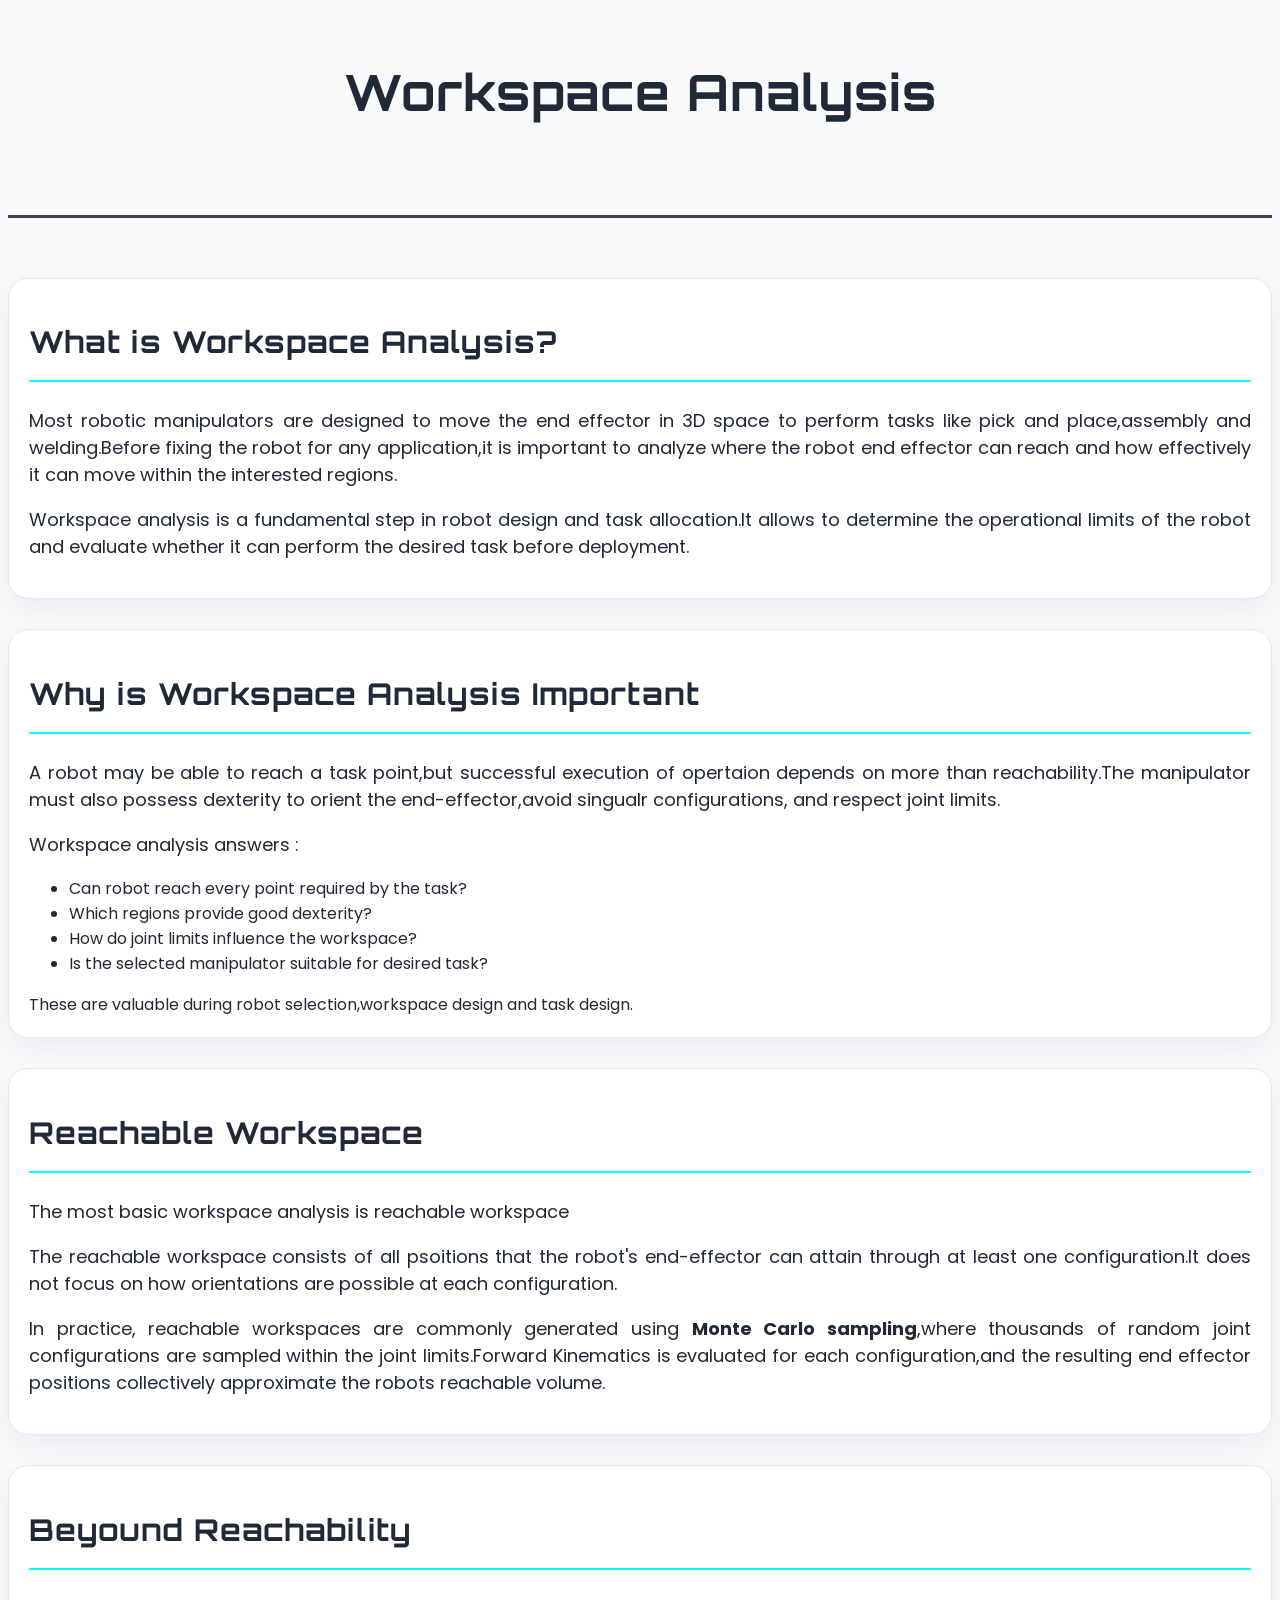
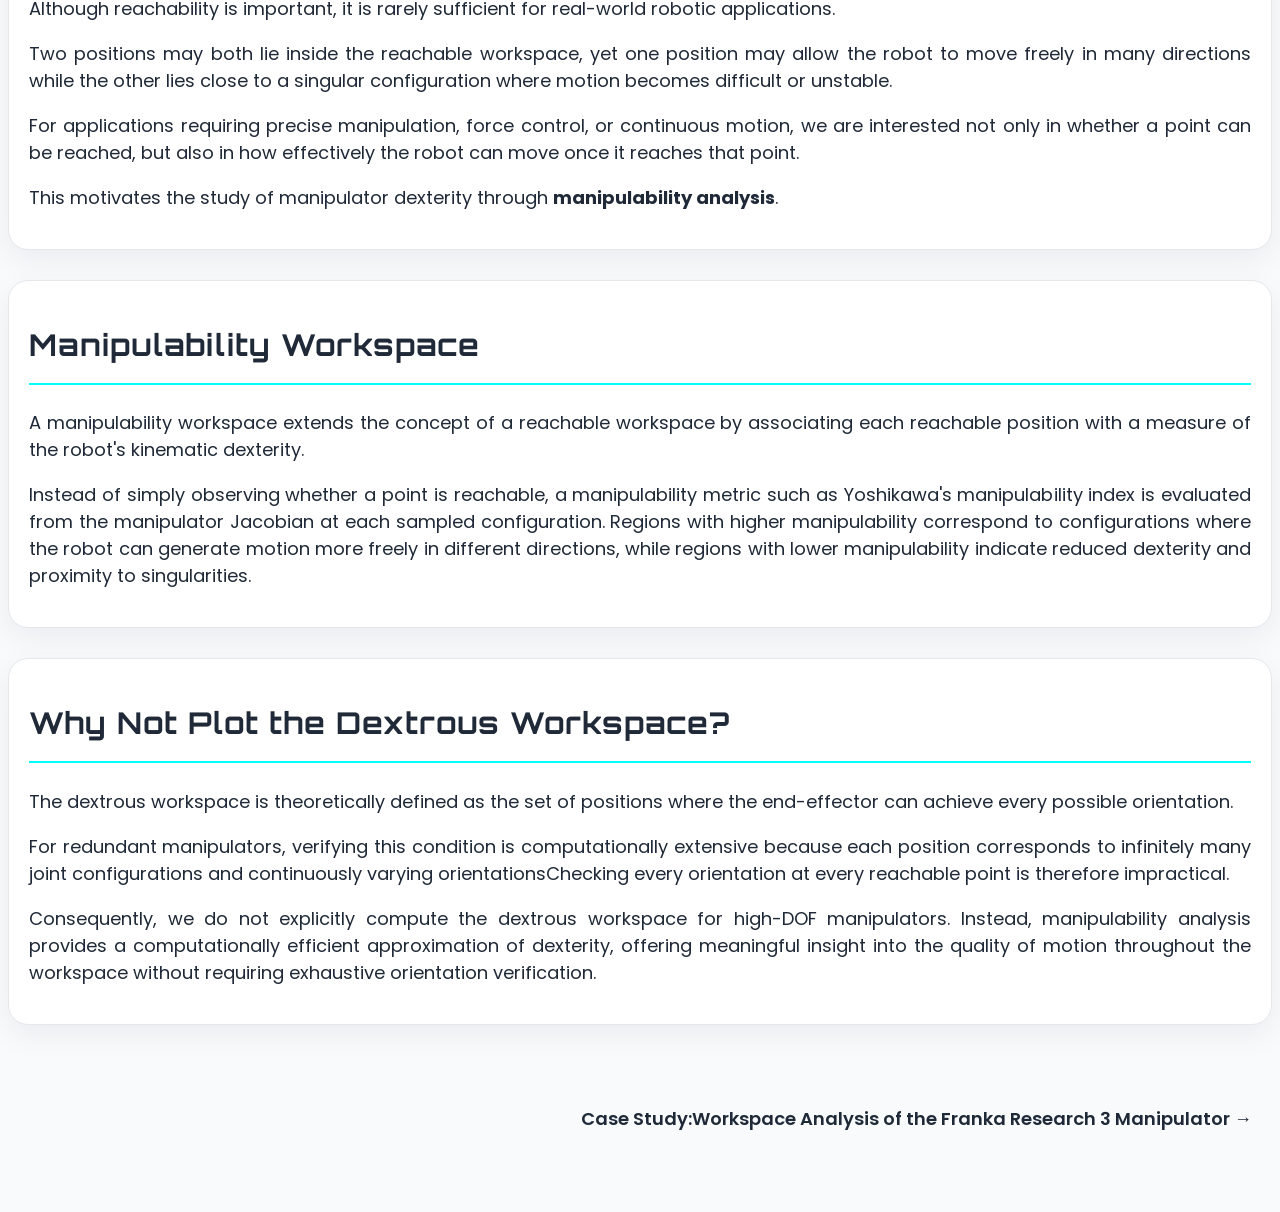
<file: articles/workspace_analysis/ws_article.html>
<!doctype html>
<html lang="en">
  <head>
    <meta charset="UTF-8" />
    <meta name="viewport" content="width=device-width, initial-scale=1.0" />
    <title>Work Space Analysis</title>
    <link rel="preconnect" href="https://fonts.googleapis.com" />
    <link rel="preconnect" href="https://fonts.gstatic.com" crossorigin />
    <link
      href="https://fonts.googleapis.com/css2?family=Orbitron:wght@400;700&family=Poppins:wght@300;400;500;600&display=swap"
      rel="stylesheet"
    />
    <link
      href="https://fonts.googleapis.com/css2?family=Oxanium:wght@300;400;500;600;700&display=swap"
      rel="stylesheet"
    />
    <link href="ws_article.css" rel="stylesheet" />
  </head>
  <body>
    <section class="ws_hero">
      <h1>Workspace Analysis</h1>
    </section>

    <main>
      <section class="ws_section">
        <h2>What is Workspace Analysis?</h2>
        <p>
          Most robotic manipulators are designed to move the end effector in 3D
          space to perform tasks like pick and place,assembly and welding.Before
          fixing the robot for any application,it is important to analyze where
          the robot end effector can reach and how effectively it can move
          within the interested regions.
        </p>

        <p>
          Workspace analysis is a fundamental step in robot design and task
          allocation.It allows to determine the operational limits of the robot
          and evaluate whether it can perform the desired task before
          deployment.
        </p>
      </section>

      <section class="ws_section">
        <h2>Why is Workspace Analysis Important</h2>
        <p>
          A robot may be able to reach a task point,but successful execution of
          opertaion depends on more than reachability.The manipulator must also
          possess dexterity to orient the end-effector,avoid singualr
          configurations, and respect joint limits.
        </p>

        <p>Workspace analysis answers :</p>
        <ul>
          <li>Can robot reach every point required by the task?</li>
          <li>Which regions provide good dexterity?</li>
          <li>How do joint limits influence the workspace?</li>
          <li>Is the selected manipulator suitable for desired task?</li>
        </ul>

        These are valuable during robot selection,workspace design and task
        design.
      </section>

      <section class="ws_section">
        <h2>Reachable Workspace</h2>
        <p>The most basic workspace analysis is reachable workspace</p>
        <p>
          The reachable workspace consists of all psoitions that the robot's
          end-effector can attain through at least one configuration.It does not
          focus on how orientations are possible at each configuration.
        </p>
        <p>
          In practice, reachable workspaces are commonly generated using
          <strong>Monte Carlo sampling</strong>,where thousands of random joint
          configurations are sampled within the joint limits.Forward Kinematics
          is evaluated for each configuration,and the resulting end effector
          positions collectively approximate the robots reachable volume.
        </p>
      </section>

      <section class="ws_section">
        <h2>Beyound Reachability</h2>
        <p>
          Although reachability is important, it is rarely sufficient for
          real-world robotic applications.
        </p>
        <p>
          Two positions may both lie inside the reachable workspace, yet one
          position may allow the robot to move freely in many directions while
          the other lies close to a singular configuration where motion becomes
          difficult or unstable.
        </p>
        <p>
          For applications requiring precise manipulation, force control, or
          continuous motion, we are interested not only in whether a point can
          be reached, but also in how effectively the robot can move once it
          reaches that point.
        </p>
        <p>
          This motivates the study of manipulator dexterity through
          <strong>manipulability analysis</strong>.
        </p>
      </section>

      <section class="ws_section">
        <h2>Manipulability Workspace</h2>
        <p>
          A manipulability workspace extends the concept of a reachable
          workspace by associating each reachable position with a measure of the
          robot's kinematic dexterity.
        </p>
        <p>
          Instead of simply observing whether a point is reachable, a
          manipulability metric such as Yoshikawa's manipulability index is
          evaluated from the manipulator Jacobian at each sampled configuration.
          Regions with higher manipulability correspond to configurations where
          the robot can generate motion more freely in different directions,
          while regions with lower manipulability indicate reduced dexterity and
          proximity to singularities.
        </p>
      </section>

      <section class="ws_section">
        <h2>Why Not Plot the Dextrous Workspace?</h2>

        <p>
          The dextrous workspace is theoretically defined as the set of
          positions where the end-effector can achieve every possible
          orientation.
        </p>

        <p>
          For redundant manipulators, verifying this condition is
          computationally extensive because each position corresponds to
          infinitely many joint configurations and continuously varying
          orientationsChecking every orientation at every reachable point is
          therefore impractical.
        </p>

        <p>
          Consequently, we do not explicitly compute the dextrous workspace for
          high-DOF manipulators. Instead, manipulability analysis provides a
          computationally efficient approximation of dexterity, offering
          meaningful insight into the quality of motion throughout the workspace
          without requiring exhaustive orientation verification.
        </p>
      </section>

      <section class="ws_project">
        <div>
          <a href="projects/proj_ws_analysis/ws_analysis.html">
            Case Study:Workspace Analysis of the Franka Research 3 Manipulator
            &rarr;
          </a>
        </div>
      </section>
    </main>
  </body>
</html>
</file>
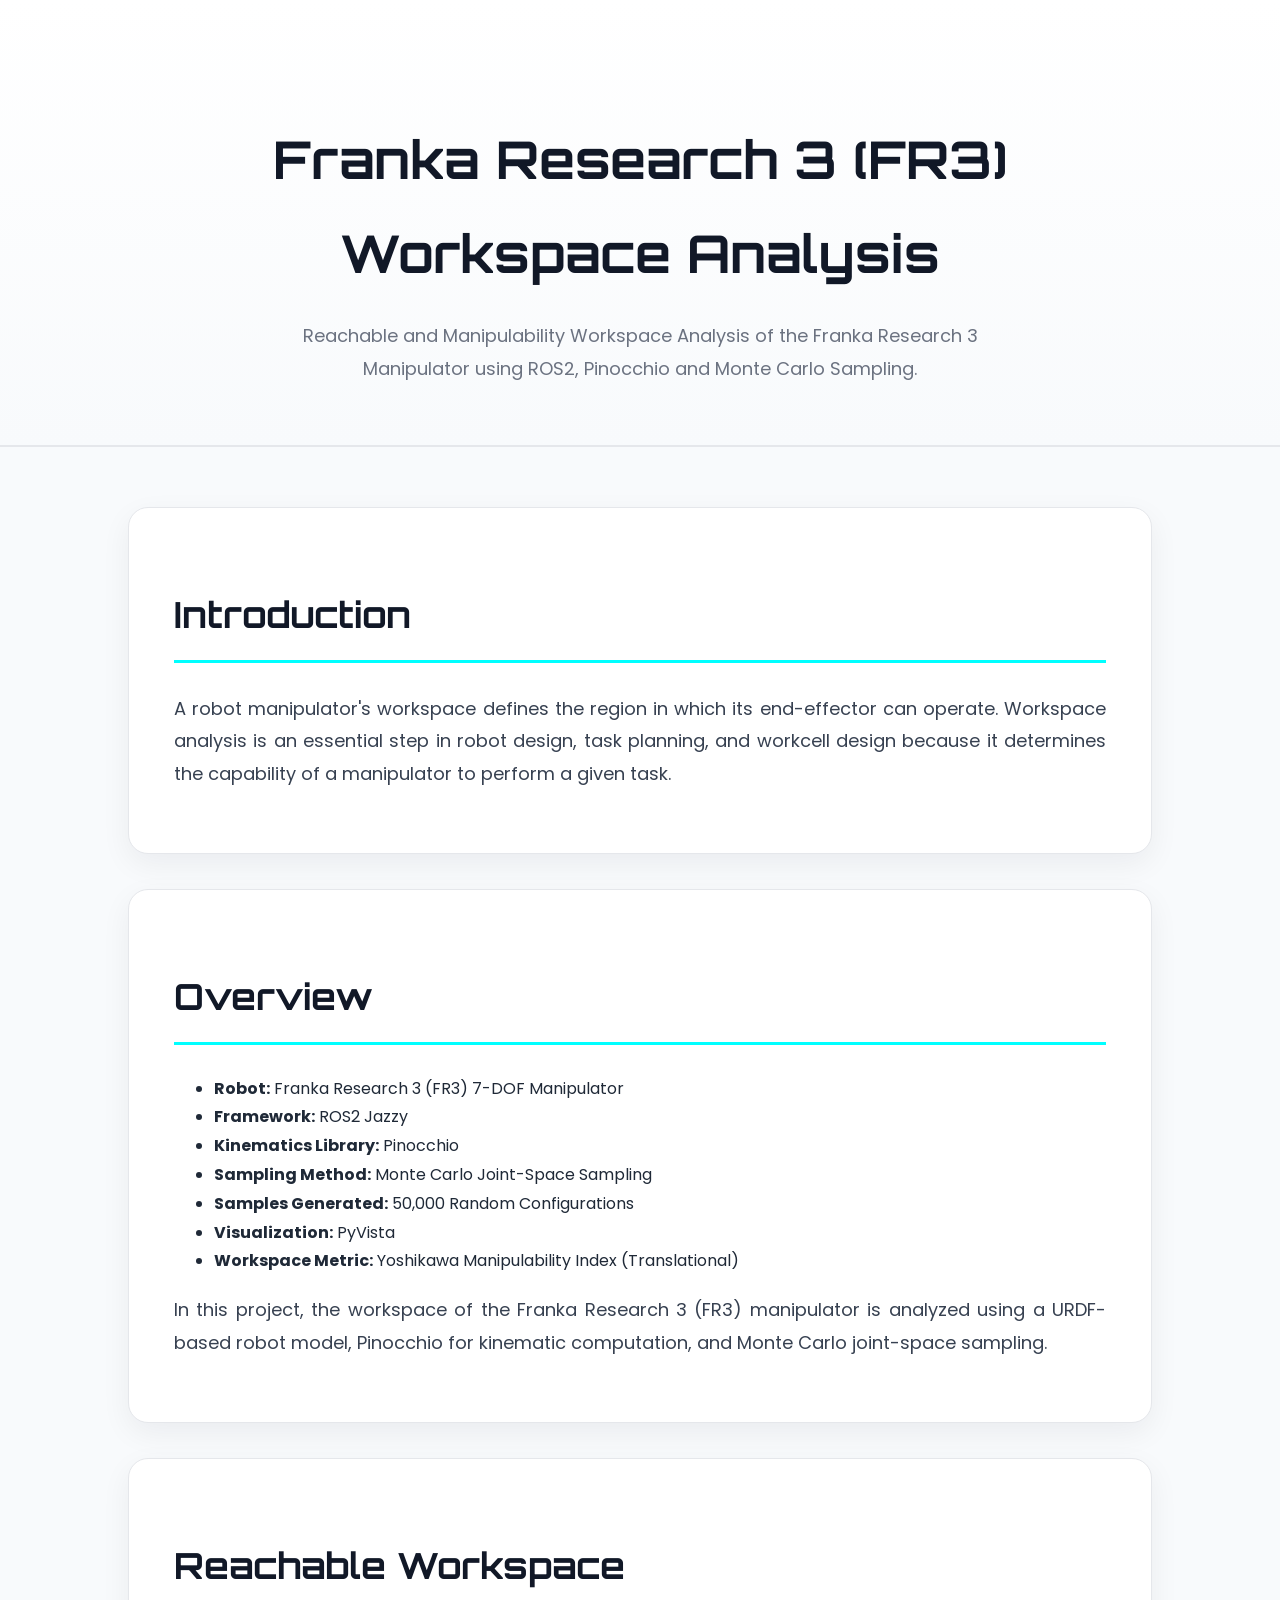
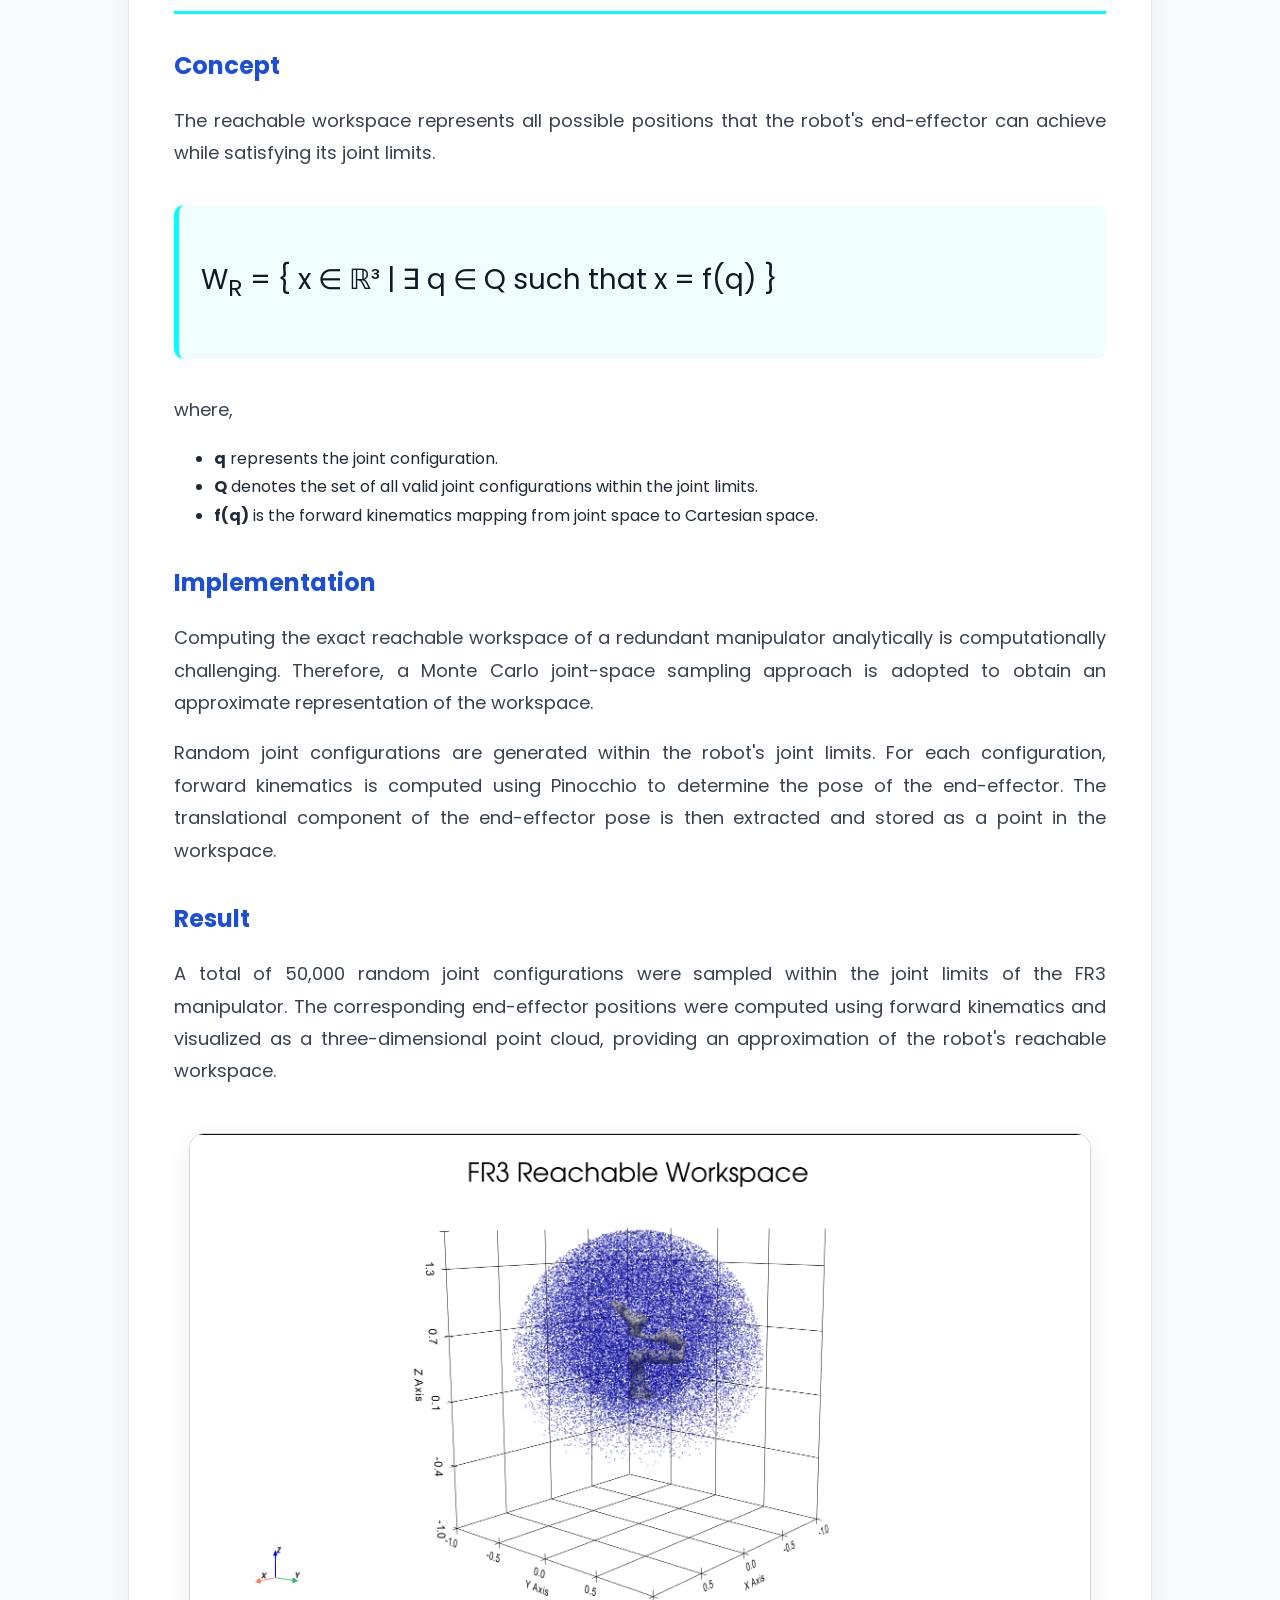
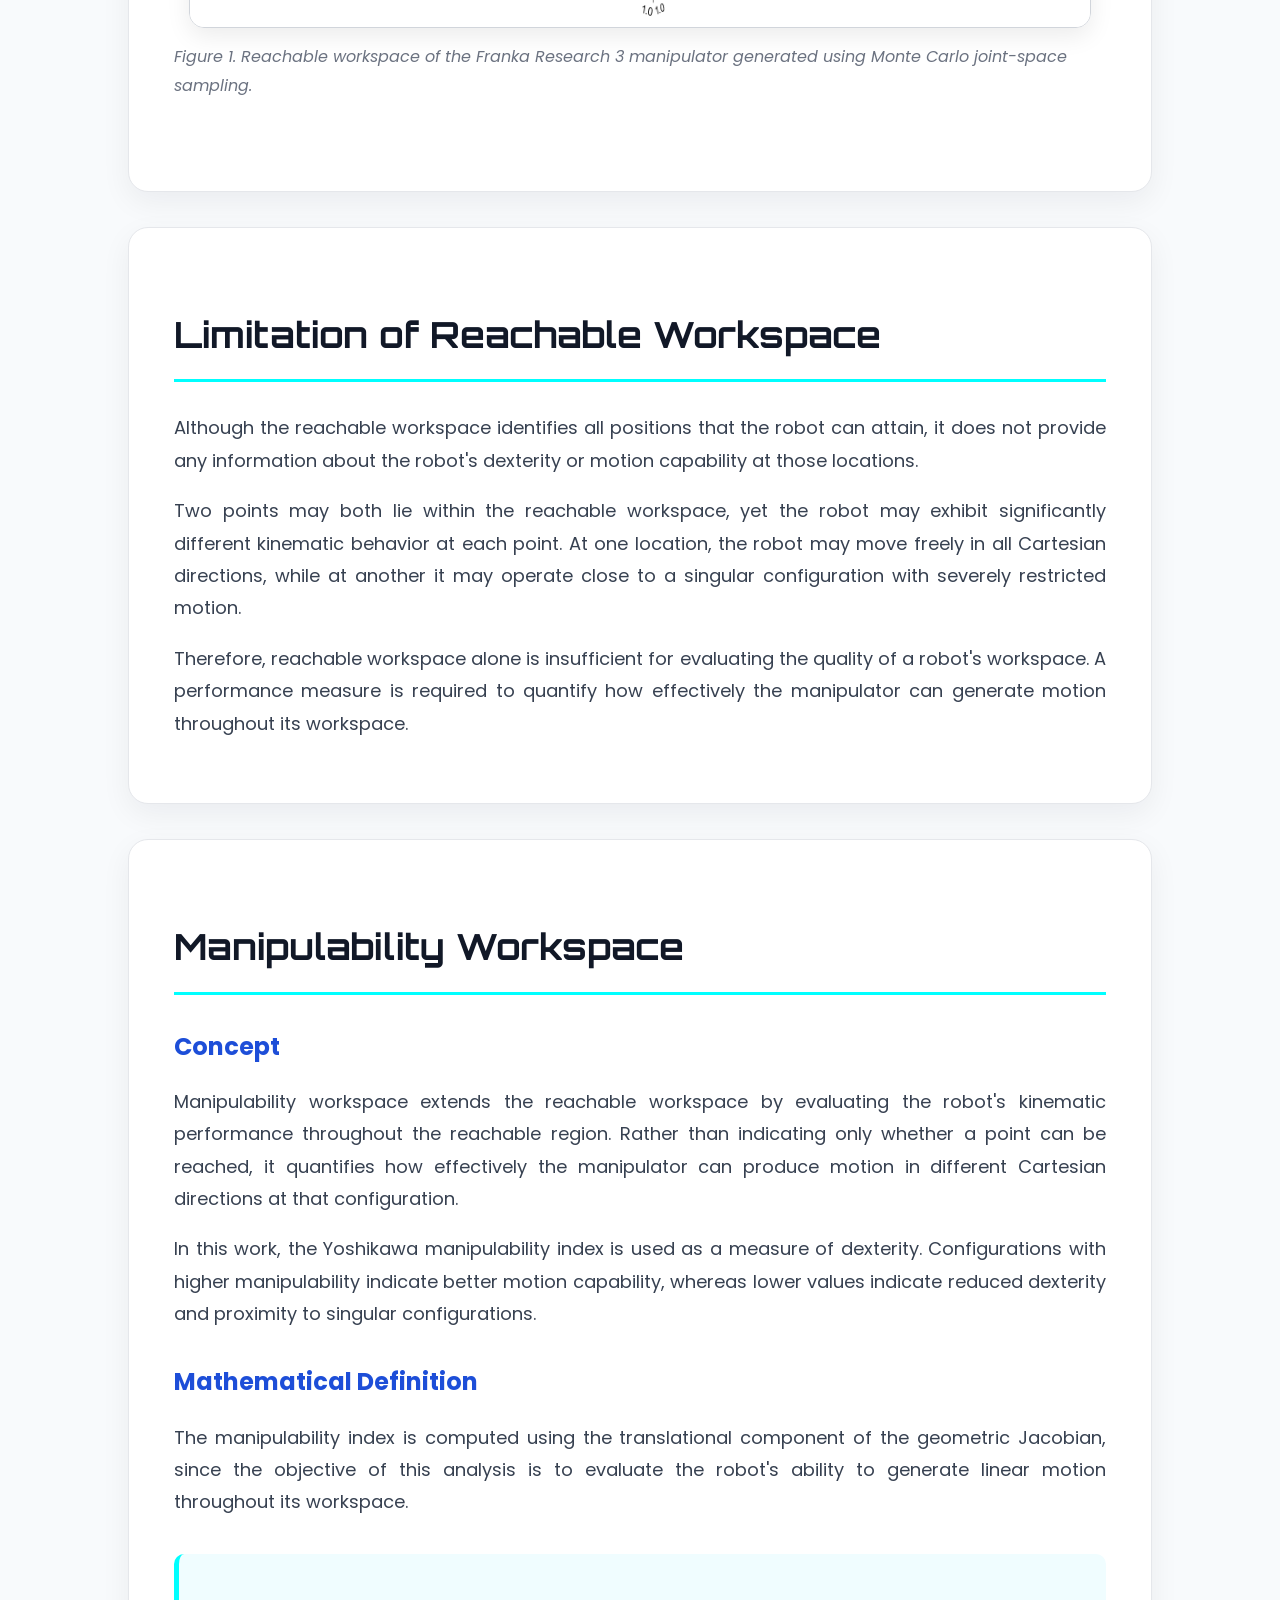
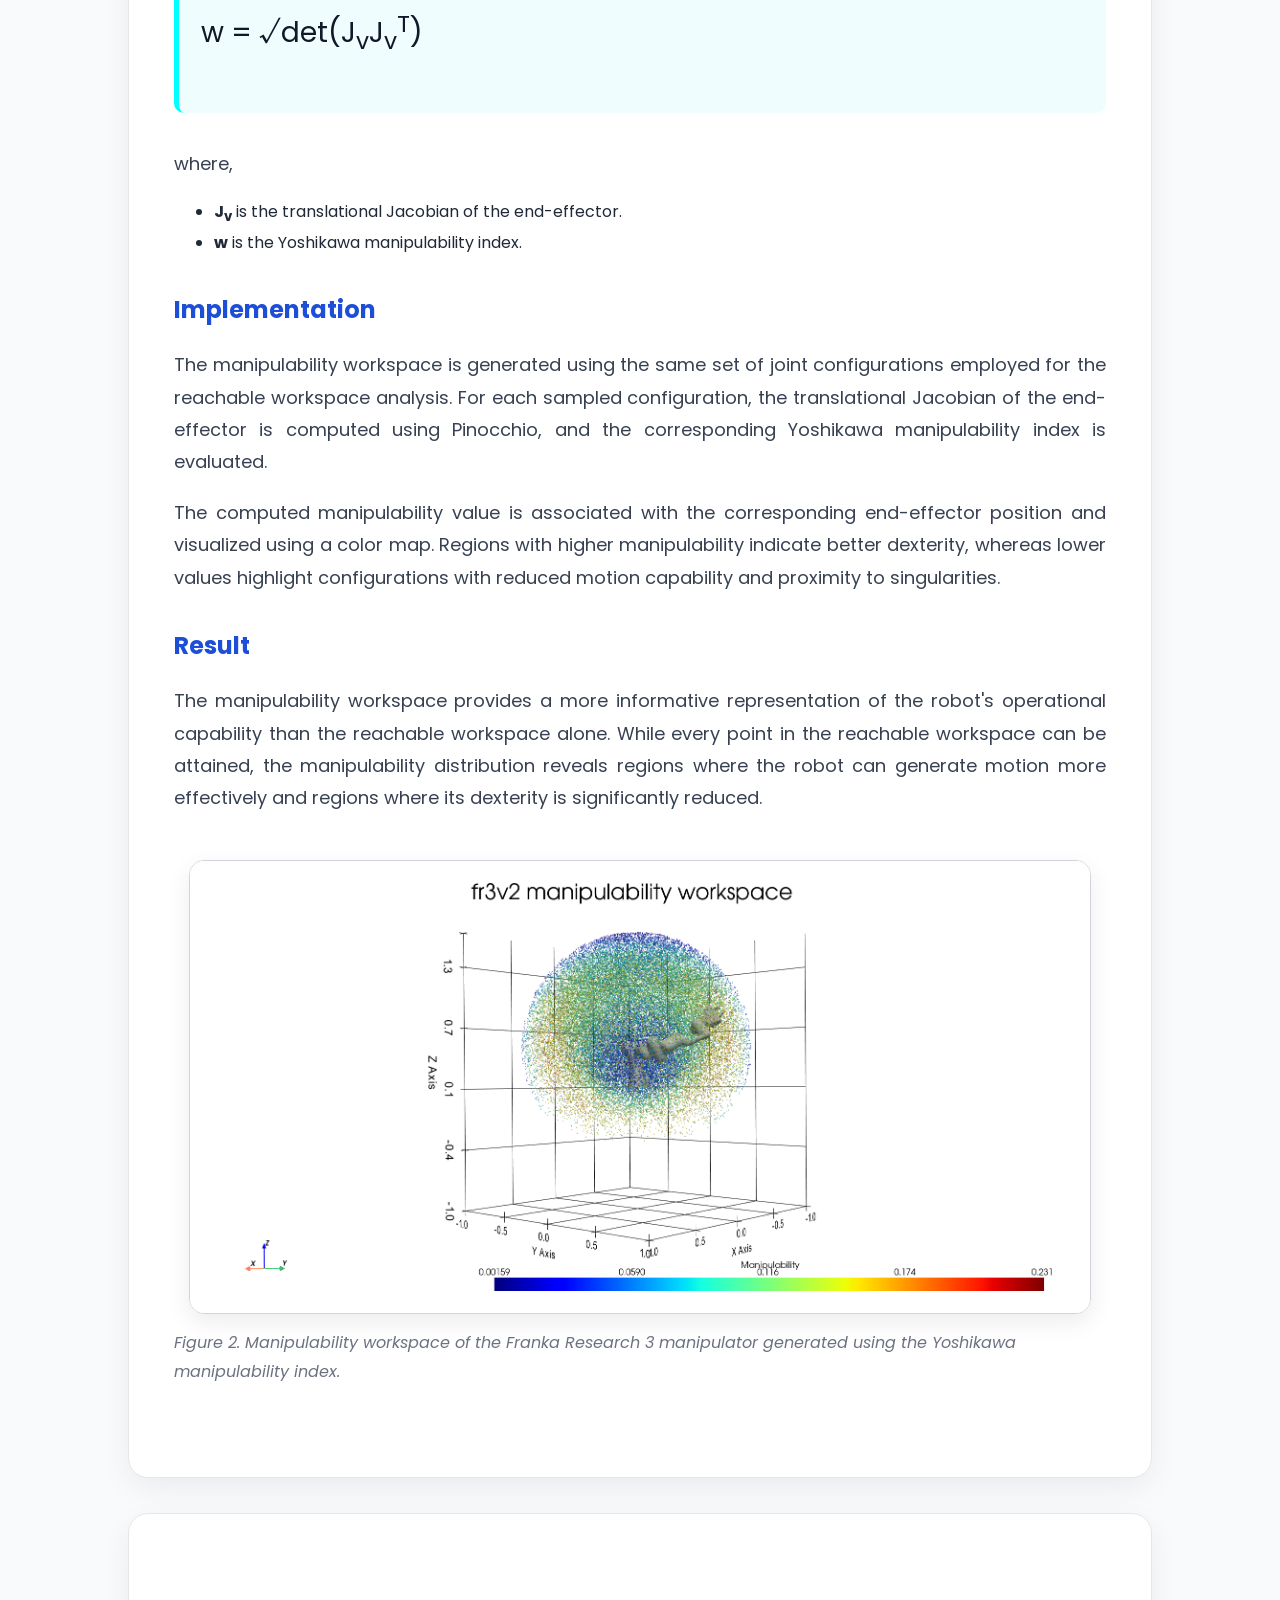
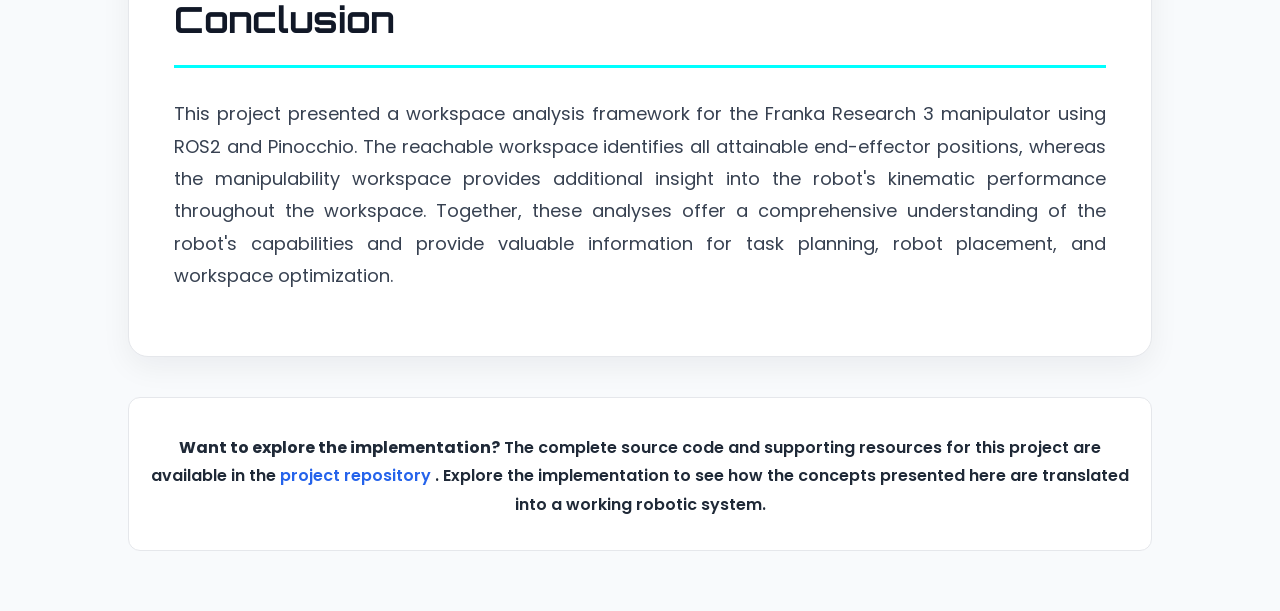
<file: projects/proj_ws_analysis/ws_analysis.html>
<!doctype html>
<html lang="en">
  <head>
    <meta charset="UTF-8" />
    <meta name="viewport" content="width=device-width, initial-scale=1.0" />
    <title>workspace analysis</title>
    <link rel="preconnect" href="https://fonts.googleapis.com" />
    <link rel="preconnect" href="https://fonts.gstatic.com" crossorigin />
    <link
      href="https://fonts.googleapis.com/css2?family=Orbitron:wght@400;700&family=Poppins:wght@300;400;500;600&display=swap"
      rel="stylesheet"
    />
    <link
      href="https://fonts.googleapis.com/css2?family=Oxanium:wght@300;400;500;600;700&display=swap"
      rel="stylesheet"
    />
    <link href="new.css" rel="stylesheet" />
  </head>
  <body>
    <section class="ws_hero">
      <h1>Franka Research 3 (FR3) Workspace Analysis</h1>
      <p>
        Reachable and Manipulability Workspace Analysis of the Franka Research 3
        Manipulator using ROS2, Pinocchio and Monte Carlo Sampling.
      </p>
    </section>

    <main>
      <section class="ws_section">
        <h2>Introduction</h2>
        <p>
          A robot manipulator's workspace defines the region in which its
          end-effector can operate. Workspace analysis is an essential step in
          robot design, task planning, and workcell design because it determines
          the capability of a manipulator to perform a given task.
        </p>
      </section>

      <section class="ws_section">
        <h2>Overview</h2>

        <ul>
          <li>
            <strong>Robot:</strong> Franka Research 3 (FR3) 7-DOF Manipulator
          </li>

          <li><strong>Framework:</strong> ROS2 Jazzy</li>

          <li><strong>Kinematics Library:</strong> Pinocchio</li>

          <li>
            <strong>Sampling Method:</strong> Monte Carlo Joint-Space Sampling
          </li>

          <li>
            <strong>Samples Generated:</strong> 50,000 Random Configurations
          </li>

          <li><strong>Visualization:</strong> PyVista</li>

          <li>
            <strong>Workspace Metric:</strong> Yoshikawa Manipulability Index
            (Translational)
          </li>
        </ul>

        <p>
          In this project, the workspace of the Franka Research 3 (FR3)
          manipulator is analyzed using a URDF-based robot model, Pinocchio for
          kinematic computation, and Monte Carlo joint-space sampling.
        </p>
      </section>

      <section class="ws_section">
        <h2>Reachable Workspace</h2>

        <h3>Concept</h3>

        <p>
          The reachable workspace represents all possible positions that the
          robot's end-effector can achieve while satisfying its joint limits.
        </p>

        <div class="equation">
          <p>W<sub>R</sub> = { x ∈ ℝ³ | ∃ q ∈ Q such that x = f(q) }</p>
        </div>

        <p>where,</p>

        <ul>
          <li><strong>q</strong> represents the joint configuration.</li>

          <li>
            <strong>Q</strong> denotes the set of all valid joint configurations
            within the joint limits.
          </li>

          <li>
            <strong>f(q)</strong> is the forward kinematics mapping from joint
            space to Cartesian space.
          </li>
        </ul>

        <h3>Implementation</h3>

        <p>
          Computing the exact reachable workspace of a redundant manipulator
          analytically is computationally challenging. Therefore, a Monte Carlo
          joint-space sampling approach is adopted to obtain an approximate
          representation of the workspace.
        </p>

        <p>
          Random joint configurations are generated within the robot's joint
          limits. For each configuration, forward kinematics is computed using
          Pinocchio to determine the pose of the end-effector. The translational
          component of the end-effector pose is then extracted and stored as a
          point in the workspace.
        </p>

        <h3>Result</h3>

        <p>
          A total of 50,000 random joint configurations were sampled within the
          joint limits of the FR3 manipulator. The corresponding end-effector
          positions were computed using forward kinematics and visualized as a
          three-dimensional point cloud, providing an approximation of the
          robot's reachable workspace.
        </p>

        <figure>
          <img
            src="/images/ws_analysis/reachable_ws.png"
            alt="FR3 Reachable Workspace"
          />

          <figcaption>
            Figure 1. Reachable workspace of the Franka Research 3 manipulator
            generated using Monte Carlo joint-space sampling.
          </figcaption>
        </figure>
      </section>

      <section class="ws_section">
        <h2>Limitation of Reachable Workspace</h2>

        <p>
          Although the reachable workspace identifies all positions that the
          robot can attain, it does not provide any information about the
          robot's dexterity or motion capability at those locations.
        </p>

        <p>
          Two points may both lie within the reachable workspace, yet the robot
          may exhibit significantly different kinematic behavior at each point.
          At one location, the robot may move freely in all Cartesian
          directions, while at another it may operate close to a singular
          configuration with severely restricted motion.
        </p>

        <p>
          Therefore, reachable workspace alone is insufficient for evaluating
          the quality of a robot's workspace. A performance measure is required
          to quantify how effectively the manipulator can generate motion
          throughout its workspace.
        </p>
      </section>

      <section class="ws_section">
        <h2>Manipulability Workspace</h2>

        <h3>Concept</h3>

        <p>
          Manipulability workspace extends the reachable workspace by evaluating
          the robot's kinematic performance throughout the reachable region.
          Rather than indicating only whether a point can be reached, it
          quantifies how effectively the manipulator can produce motion in
          different Cartesian directions at that configuration.
        </p>

        <p>
          In this work, the Yoshikawa manipulability index is used as a measure
          of dexterity. Configurations with higher manipulability indicate
          better motion capability, whereas lower values indicate reduced
          dexterity and proximity to singular configurations.
        </p>

        <h3>Mathematical Definition</h3>

        <p>
          The manipulability index is computed using the translational component
          of the geometric Jacobian, since the objective of this analysis is to
          evaluate the robot's ability to generate linear motion throughout its
          workspace.
        </p>

        <div class="equation">
          <p>w = √det(J<sub>v</sub>J<sub>v</sub><sup>T</sup>)</p>
        </div>

        <p>where,</p>

        <ul>
          <li>
            <strong>J<sub>v</sub></strong> is the translational Jacobian of the
            end-effector.
          </li>

          <li><strong>w</strong> is the Yoshikawa manipulability index.</li>
        </ul>

        <h3>Implementation</h3>

        <p>
          The manipulability workspace is generated using the same set of joint
          configurations employed for the reachable workspace analysis. For each
          sampled configuration, the translational Jacobian of the end-effector
          is computed using Pinocchio, and the corresponding Yoshikawa
          manipulability index is evaluated.
        </p>

        <p>
          The computed manipulability value is associated with the corresponding
          end-effector position and visualized using a color map. Regions with
          higher manipulability indicate better dexterity, whereas lower values
          highlight configurations with reduced motion capability and proximity
          to singularities.
        </p>

        <h3>Result</h3>

        <p>
          The manipulability workspace provides a more informative
          representation of the robot's operational capability than the
          reachable workspace alone. While every point in the reachable
          workspace can be attained, the manipulability distribution reveals
          regions where the robot can generate motion more effectively and
          regions where its dexterity is significantly reduced.
        </p>

        <figure>
          <img
            src="/images/ws_analysis/manipulability_ws.png"
            alt="FR3 Manipulability Workspace"
          />

          <figcaption>
            Figure 2. Manipulability workspace of the Franka Research 3
            manipulator generated using the Yoshikawa manipulability index.
          </figcaption>
        </figure>
      </section>

      <section class="ws_section">
        <h2>Conclusion</h2>

        <p>
          This project presented a workspace analysis framework for the Franka
          Research 3 manipulator using ROS2 and Pinocchio. The reachable
          workspace identifies all attainable end-effector positions, whereas
          the manipulability workspace provides additional insight into the
          robot's kinematic performance throughout the workspace. Together,
          these analyses offer a comprehensive understanding of the robot's
          capabilities and provide valuable information for task planning, robot
          placement, and workspace optimization.
        </p>
      </section>

      <section class="github_link">
        <p>
          <strong>Want to explore the implementation?</strong>
          The complete source code and supporting resources for this project are
          available in the
          <a
            href="https://github.com/surya-cogman/fr3v2_manipulator_stack/tree/main/src/fr3_workspace_analysis"
            target="_blank"
          >
            project repository </a
          >. Explore the implementation to see how the concepts presented here
          are translated into a working robotic system.
        </p>
      </section>
    </main>
  </body>
</html>
</file>
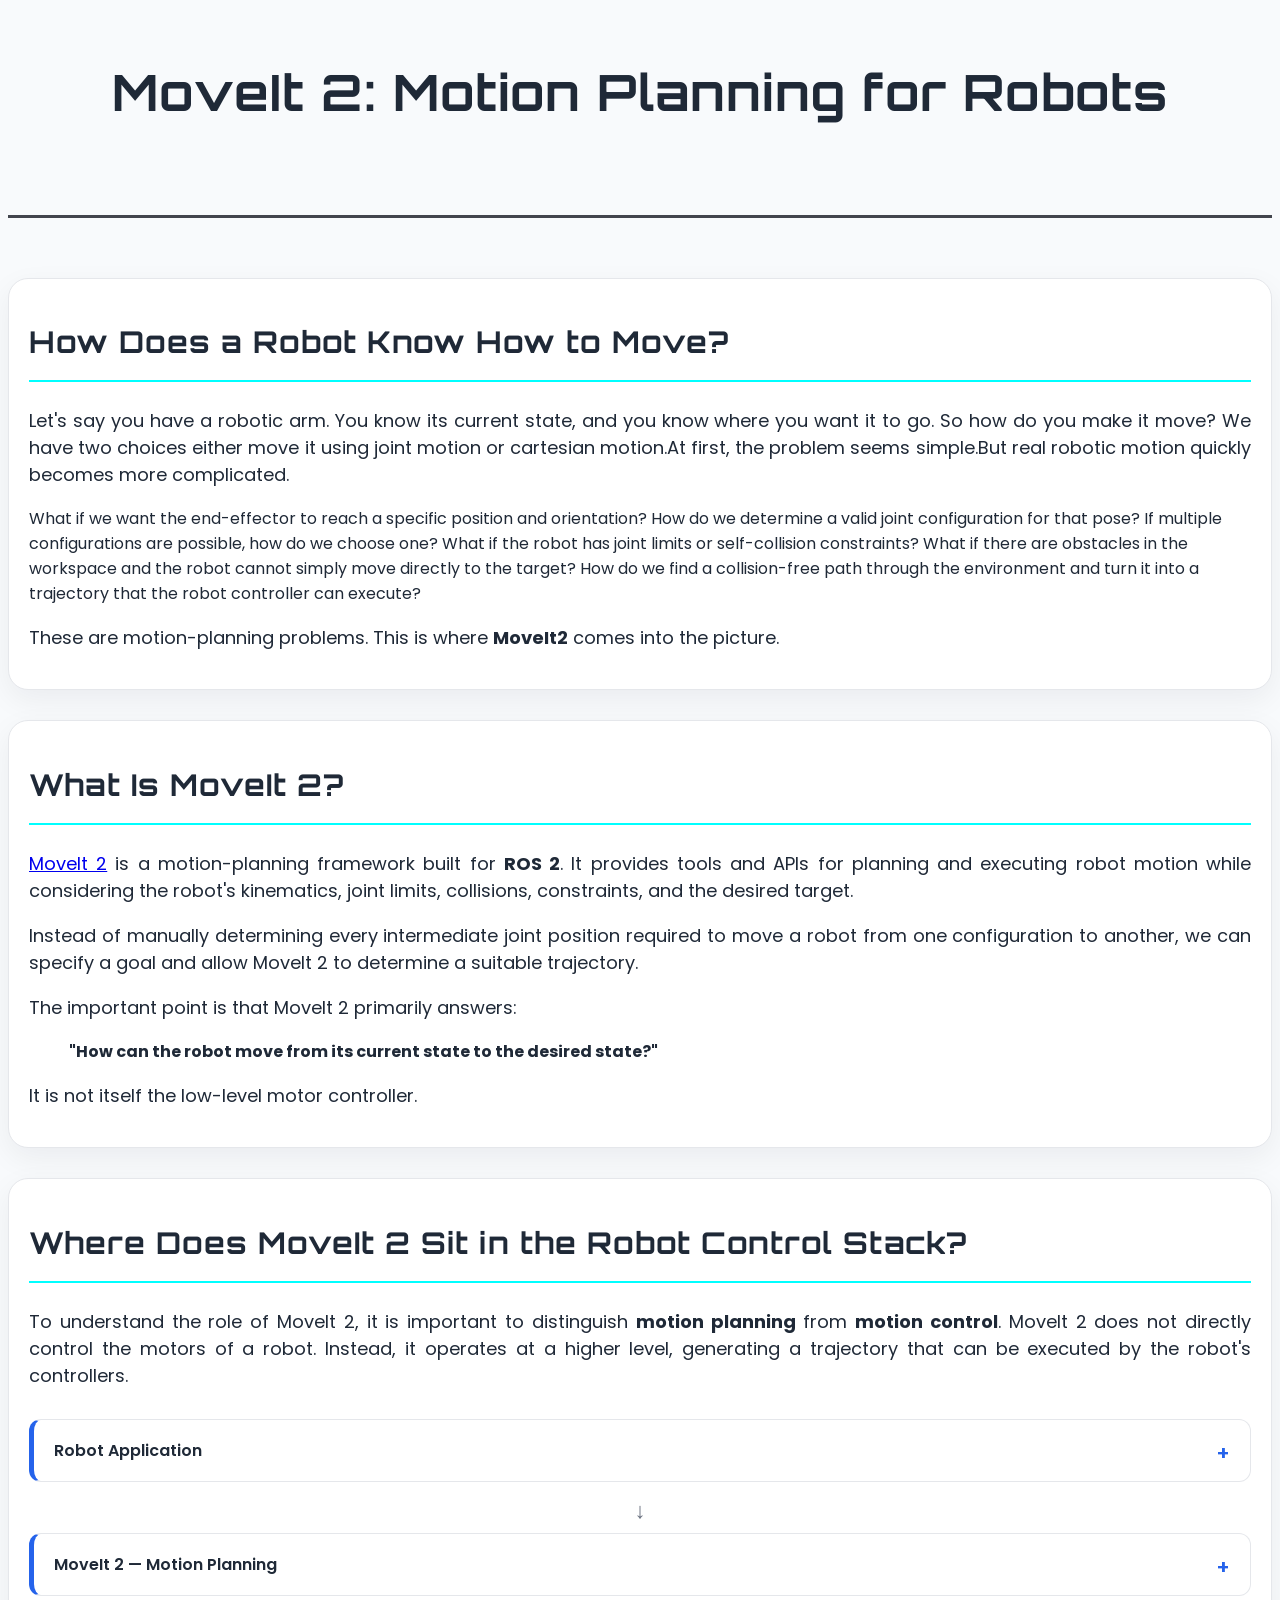
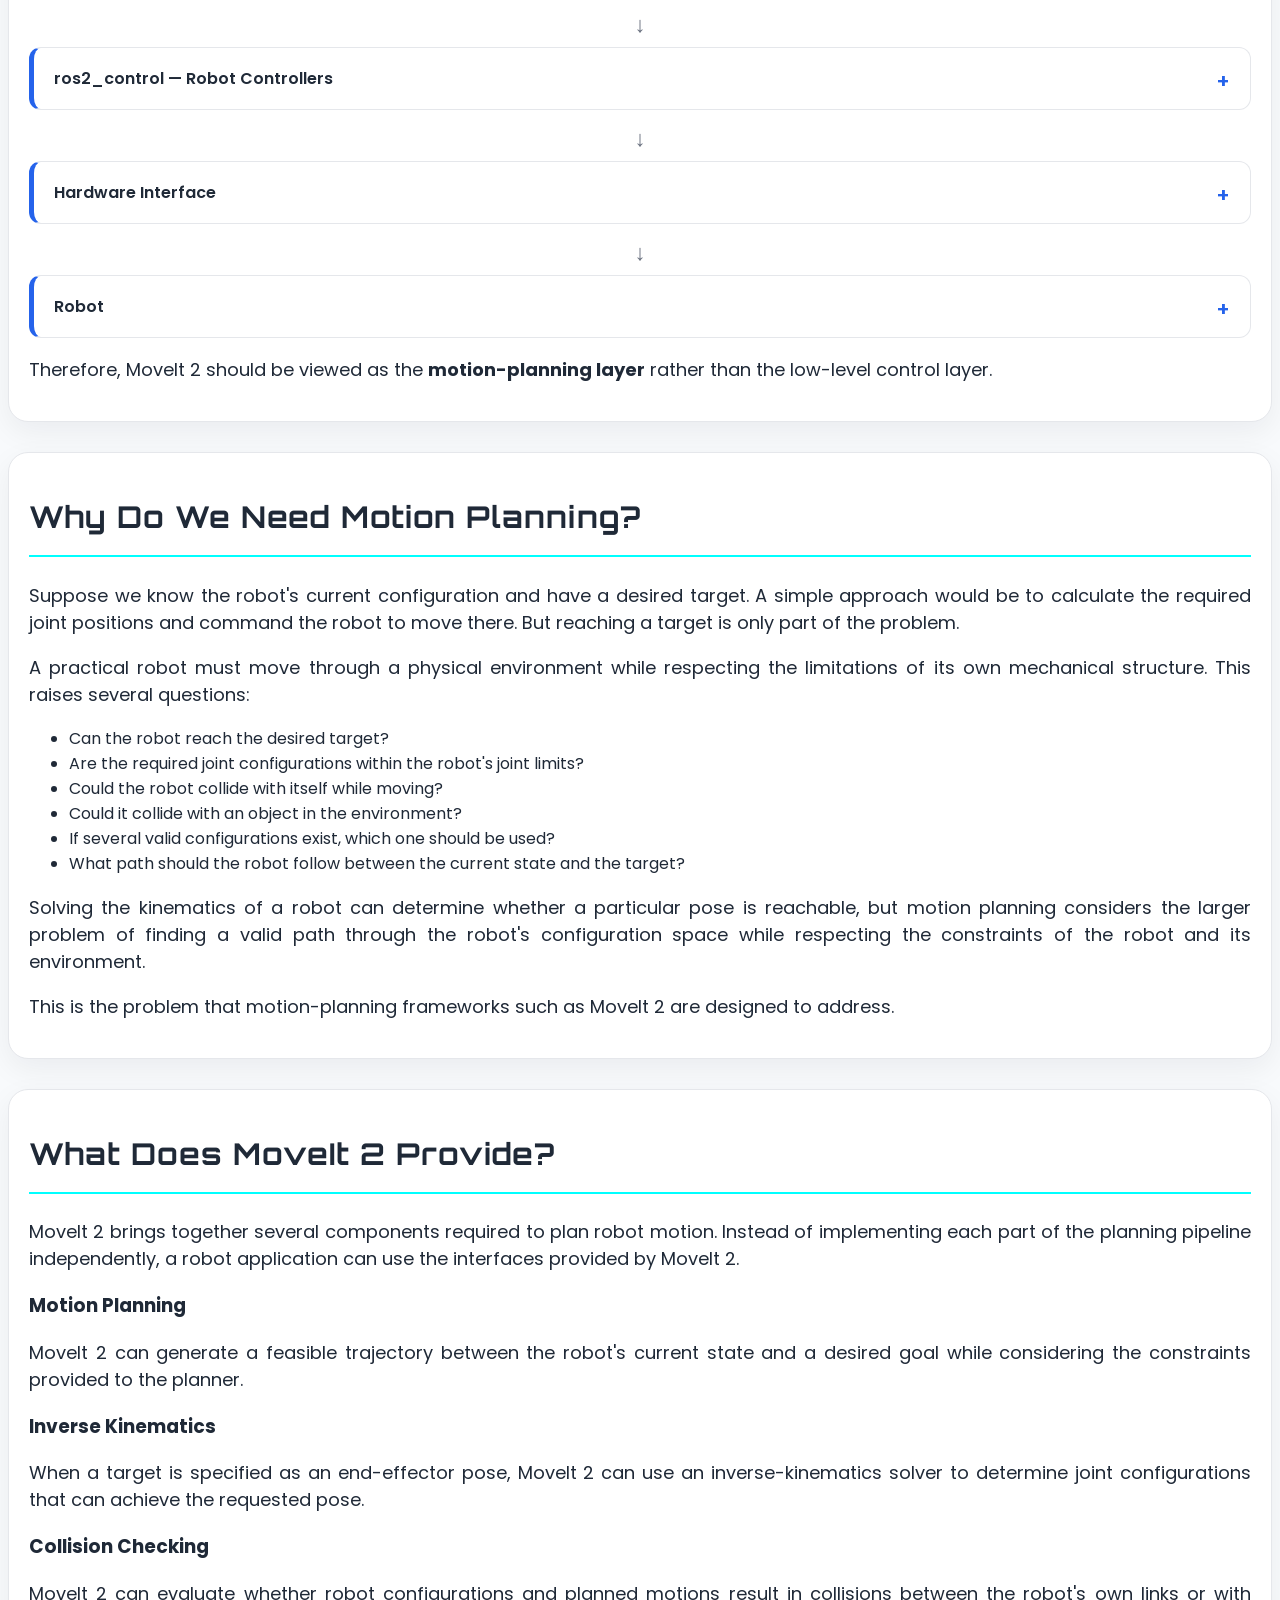
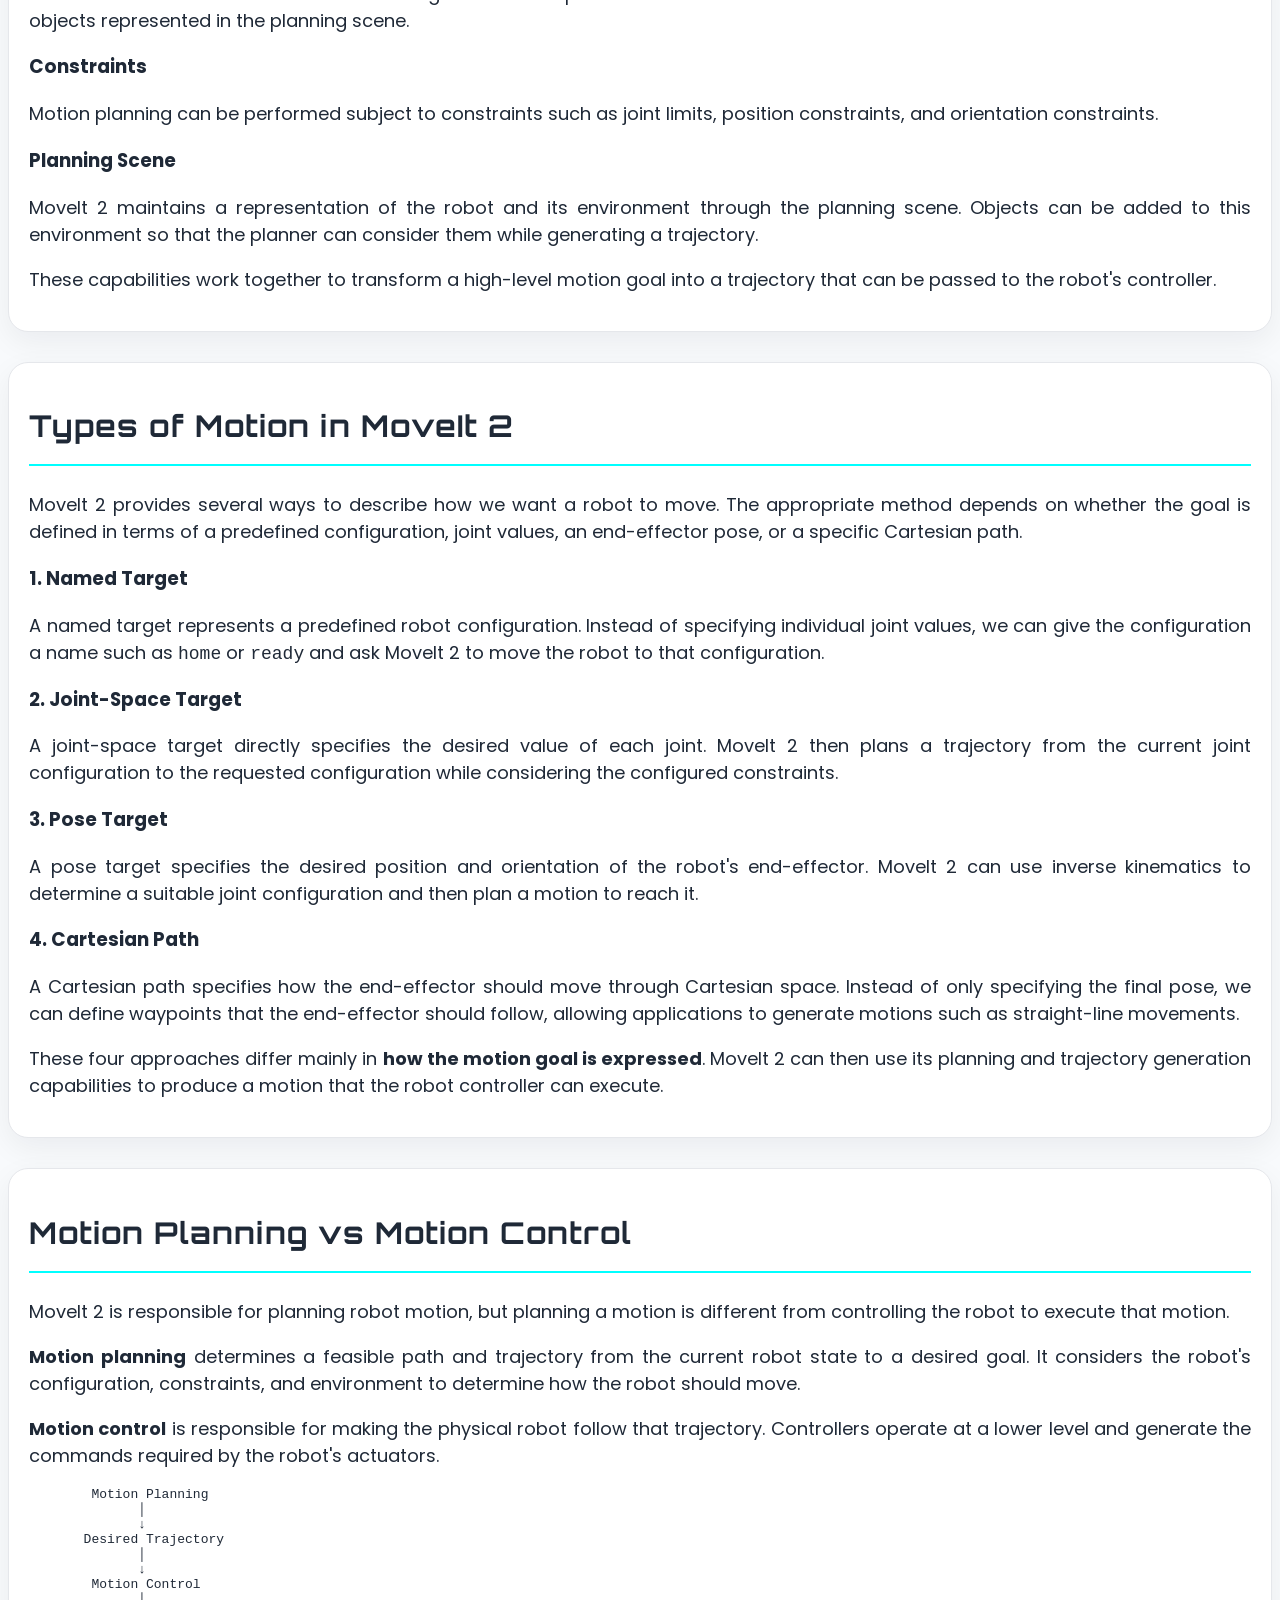
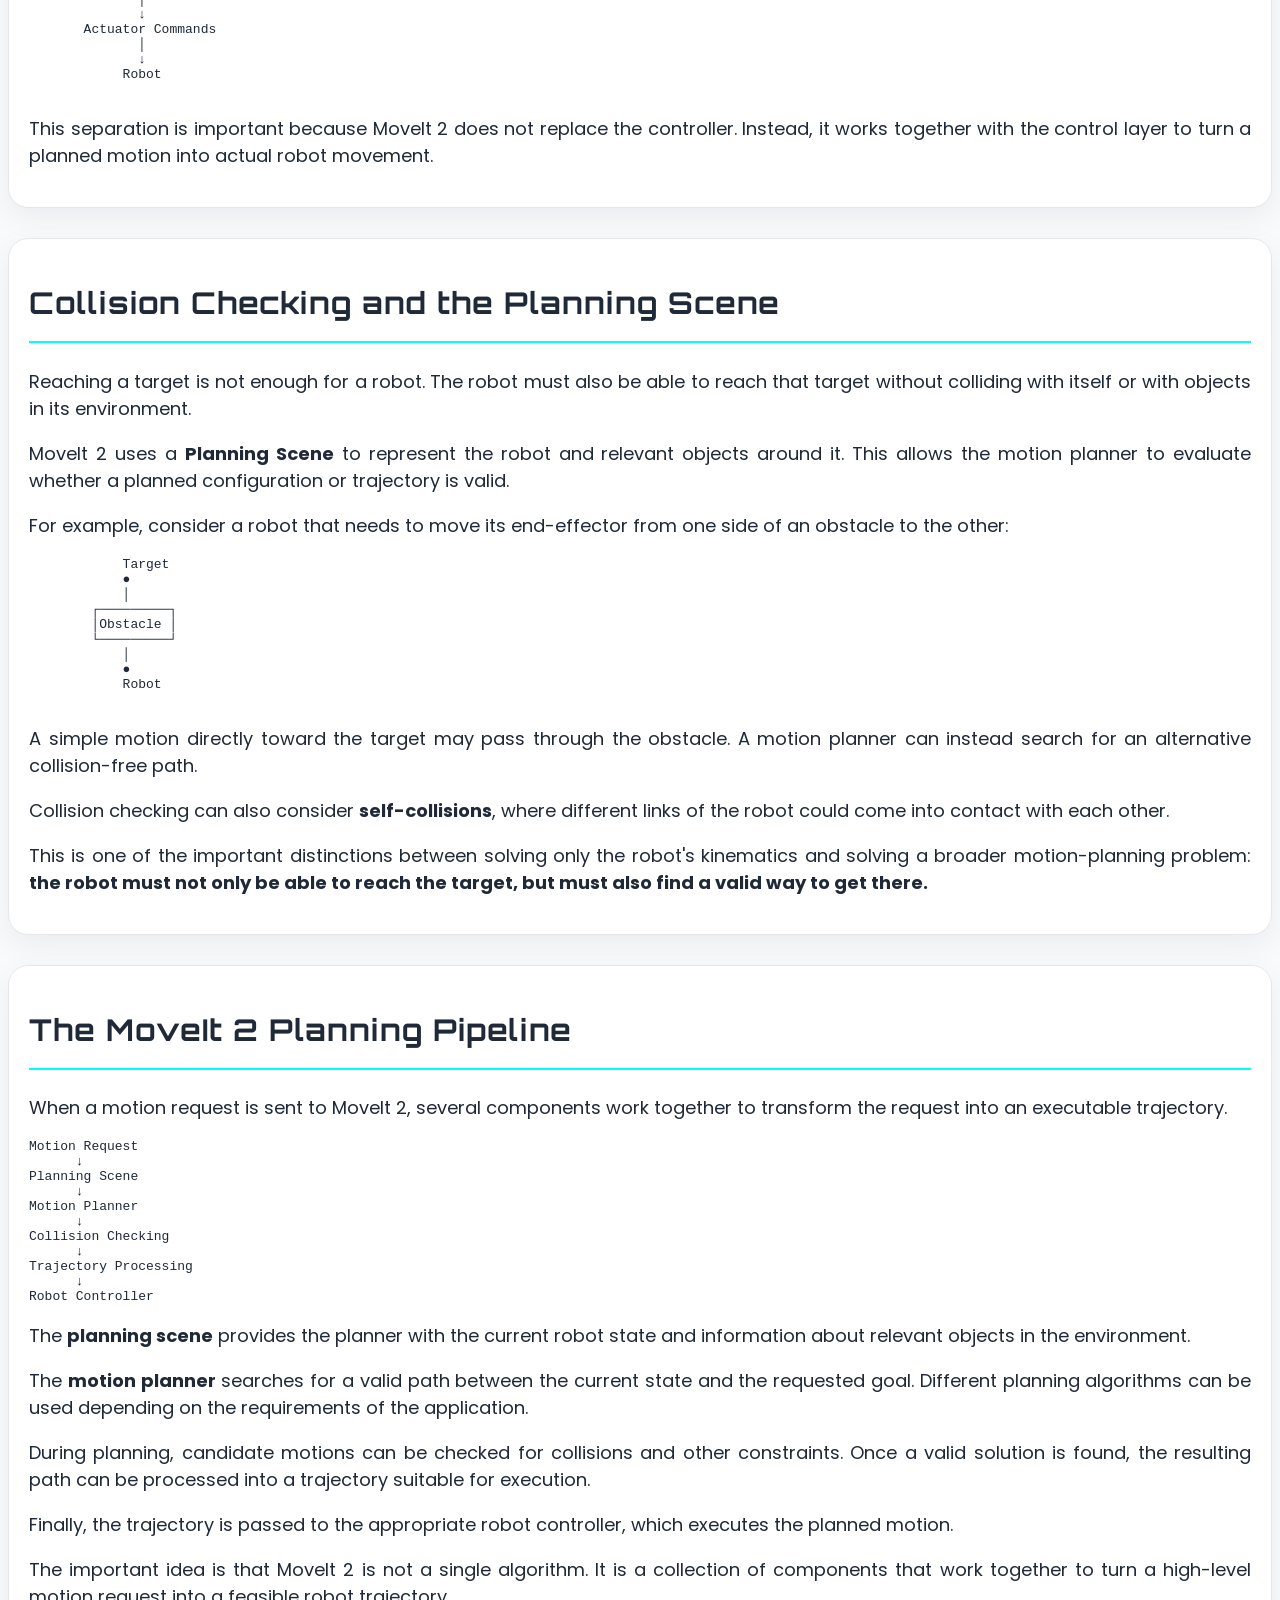
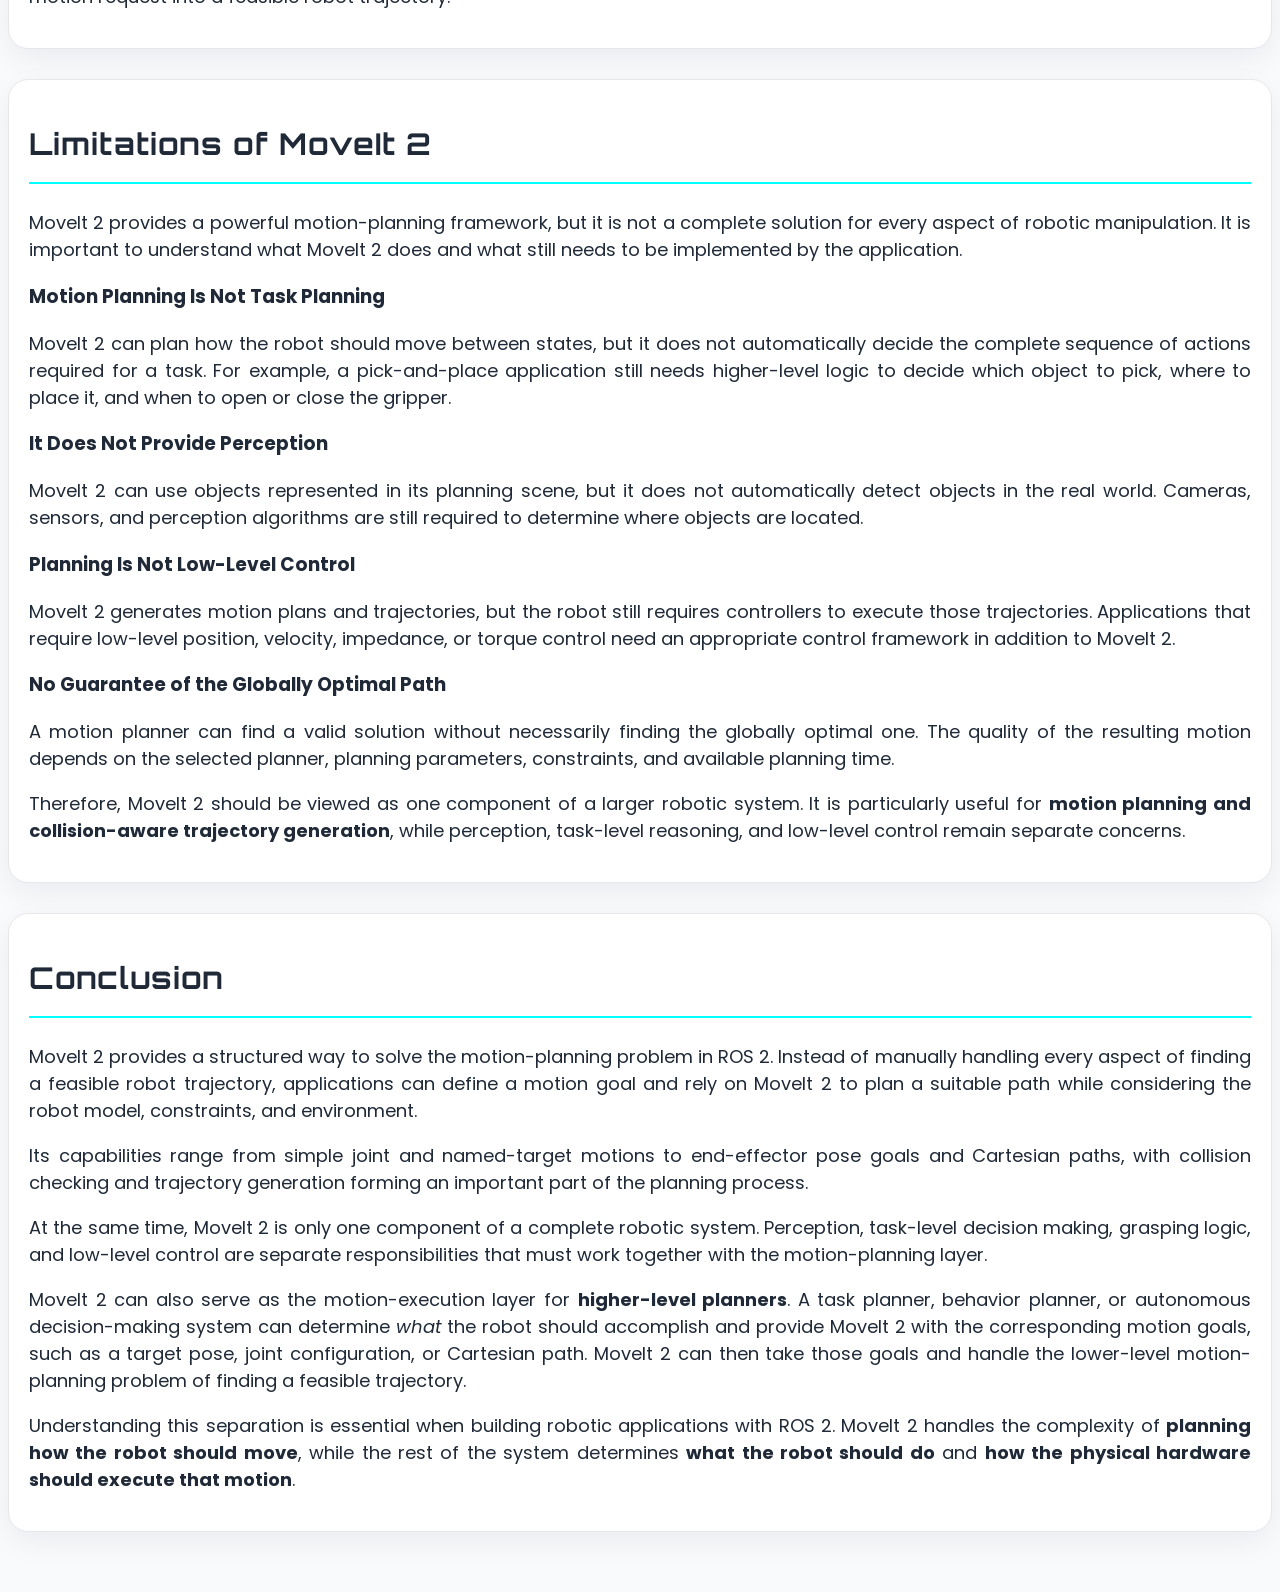
<file: articles/manipulation/moveit/moveit.html>
<!doctype html>
<html lang="en">
  <head>
    <meta charset="UTF-8" />
    <meta name="viewport" content="width=device-width, initial-scale=1.0" />
    <title>MoveIt2</title>

    <link rel="preconnect" href="https://fonts.googleapis.com" />
    <link rel="preconnect" href="https://fonts.gstatic.com" crossorigin />
    <link
      href="https://fonts.googleapis.com/css2?family=Orbitron:wght@400;700&family=Poppins:wght@300;400;500;600&display=swap"
      rel="stylesheet"
    />
    <link
      href="https://fonts.googleapis.com/css2?family=Oxanium:wght@300;400;500;600;700&display=swap"
      rel="stylesheet"
    />
    <link href="moveit.css" rel="stylesheet" />
  </head>
  <body>
    <section class="mi_hero">
      <h1>MoveIt 2: Motion Planning for Robots</h1>
    </section>

    <main>
      <section class="mi_section">
        <h2>How Does a Robot Know How to Move?</h2>
        <p>
          Let's say you have a robotic arm. You know its current state, and you
          know where you want it to go. So how do you make it move? We have two
          choices either move it using joint motion or cartesian motion.At
          first, the problem seems simple.But real robotic motion quickly
          becomes more complicated.
        </p>
        What if we want the end-effector to reach a specific position and
        orientation? How do we determine a valid joint configuration for that
        pose? If multiple configurations are possible, how do we choose one?
        What if the robot has joint limits or self-collision constraints? What
        if there are obstacles in the workspace and the robot cannot simply move
        directly to the target? How do we find a collision-free path through the
        environment and turn it into a trajectory that the robot controller can
        execute?
        <p>
          These are motion-planning problems. This is where
          <strong>MoveIt2</strong> comes into the picture.
        </p>
      </section>

      <section class="mi_section">
        <h2>What Is MoveIt 2?</h2>
        <p>
          <a href="https://moveit.picknik.ai/">MoveIt 2</a> is a motion-planning
          framework built for <strong>ROS 2</strong>. It provides tools and APIs
          for planning and executing robot motion while considering the robot's
          kinematics, joint limits, collisions, constraints, and the desired
          target.
        </p>

        <p>
          Instead of manually determining every intermediate joint position
          required to move a robot from one configuration to another, we can
          specify a goal and allow MoveIt 2 to determine a suitable trajectory.
        </p>

        <p>The important point is that MoveIt 2 primarily answers:</p>

        <blockquote>
          <strong
            >"How can the robot move from its current state to the desired
            state?"</strong
          >
        </blockquote>

        <p>It is not itself the low-level motor controller.</p>
      </section>

      <section class="mi_section">
        <h2>Where Does MoveIt 2 Sit in the Robot Control Stack?</h2>

        <p>
          To understand the role of MoveIt 2, it is important to distinguish
          <strong>motion planning</strong> from <strong>motion control</strong>.
          MoveIt 2 does not directly control the motors of a robot. Instead, it
          operates at a higher level, generating a trajectory that can be
          executed by the robot's controllers.
        </p>

        <div class="control-stack">
          <details>
            <summary>Robot Application</summary>
            <p>
              The application defines the task the robot needs to perform, such
              as moving to a target, assembling a component, or performing a
              pick-and-place operation.
            </p>
          </details>

          <div class="flow-arrow">↓</div>

          <details>
            <summary>MoveIt 2 — Motion Planning</summary>
            <p>
              MoveIt 2 receives the robot state, target, and environment and
              generates a feasible motion trajectory while considering
              constraints such as joint limits and collisions.
            </p>
          </details>

          <div class="flow-arrow">↓</div>

          <details>
            <summary>ros2_control — Robot Controllers</summary>
            <p>
              The generated trajectory is passed to the appropriate controller,
              which is responsible for making the robot follow the commanded
              motion.
            </p>
          </details>

          <div class="flow-arrow">↓</div>

          <details>
            <summary>Hardware Interface</summary>
            <p>
              The hardware interface connects the ROS 2 control system to the
              actual robot hardware or a simulation.
            </p>
          </details>

          <div class="flow-arrow">↓</div>

          <details>
            <summary>Robot</summary>
            <p>
              The robot executes the commanded motion through its actuators and
              low-level control system.
            </p>
          </details>
        </div>

        <p>
          Therefore, MoveIt 2 should be viewed as the
          <strong>motion-planning layer</strong>
          rather than the low-level control layer.
        </p>
      </section>

      <section class="mi_section">
        <h2>Why Do We Need Motion Planning?</h2>
        <p>
          Suppose we know the robot's current configuration and have a desired
          target. A simple approach would be to calculate the required joint
          positions and command the robot to move there. But reaching a target
          is only part of the problem.
        </p>

        <p>
          A practical robot must move through a physical environment while
          respecting the limitations of its own mechanical structure. This
          raises several questions:
        </p>

        <ul>
          <li>Can the robot reach the desired target?</li>
          <li>
            Are the required joint configurations within the robot's joint
            limits?
          </li>
          <li>Could the robot collide with itself while moving?</li>
          <li>Could it collide with an object in the environment?</li>
          <li>
            If several valid configurations exist, which one should be used?
          </li>
          <li>
            What path should the robot follow between the current state and the
            target?
          </li>
        </ul>

        <p>
          Solving the kinematics of a robot can determine whether a particular
          pose is reachable, but motion planning considers the larger problem of
          finding a valid path through the robot's configuration space while
          respecting the constraints of the robot and its environment.
        </p>

        <p>
          This is the problem that motion-planning frameworks such as MoveIt 2
          are designed to address.
        </p>
      </section>

      <section class="mi_section">
        <h2>What Does MoveIt 2 Provide?</h2>

        <p>
          MoveIt 2 brings together several components required to plan robot
          motion. Instead of implementing each part of the planning pipeline
          independently, a robot application can use the interfaces provided by
          MoveIt 2.
        </p>

        <h3>Motion Planning</h3>

        <p>
          MoveIt 2 can generate a feasible trajectory between the robot's
          current state and a desired goal while considering the constraints
          provided to the planner.
        </p>

        <h3>Inverse Kinematics</h3>

        <p>
          When a target is specified as an end-effector pose, MoveIt 2 can use
          an inverse-kinematics solver to determine joint configurations that
          can achieve the requested pose.
        </p>

        <h3>Collision Checking</h3>

        <p>
          MoveIt 2 can evaluate whether robot configurations and planned motions
          result in collisions between the robot's own links or with objects
          represented in the planning scene.
        </p>

        <h3>Constraints</h3>

        <p>
          Motion planning can be performed subject to constraints such as joint
          limits, position constraints, and orientation constraints.
        </p>

        <h3>Planning Scene</h3>

        <p>
          MoveIt 2 maintains a representation of the robot and its environment
          through the planning scene. Objects can be added to this environment
          so that the planner can consider them while generating a trajectory.
        </p>

        <p>
          These capabilities work together to transform a high-level motion goal
          into a trajectory that can be passed to the robot's controller.
        </p>
      </section>

      <section class="mi_section">
        <h2>Types of Motion in MoveIt 2</h2>

        <p>
          MoveIt 2 provides several ways to describe how we want a robot to
          move. The appropriate method depends on whether the goal is defined in
          terms of a predefined configuration, joint values, an end-effector
          pose, or a specific Cartesian path.
        </p>

        <h3>1. Named Target</h3>

        <p>
          A named target represents a predefined robot configuration. Instead of
          specifying individual joint values, we can give the configuration a
          name such as <code>home</code> or <code>ready</code> and ask MoveIt 2
          to move the robot to that configuration.
        </p>

        <h3>2. Joint-Space Target</h3>

        <p>
          A joint-space target directly specifies the desired value of each
          joint. MoveIt 2 then plans a trajectory from the current joint
          configuration to the requested configuration while considering the
          configured constraints.
        </p>

        <h3>3. Pose Target</h3>

        <p>
          A pose target specifies the desired position and orientation of the
          robot's end-effector. MoveIt 2 can use inverse kinematics to determine
          a suitable joint configuration and then plan a motion to reach it.
        </p>

        <h3>4. Cartesian Path</h3>

        <p>
          A Cartesian path specifies how the end-effector should move through
          Cartesian space. Instead of only specifying the final pose, we can
          define waypoints that the end-effector should follow, allowing
          applications to generate motions such as straight-line movements.
        </p>

        <p>
          These four approaches differ mainly in
          <strong>how the motion goal is expressed</strong>. MoveIt 2 can then
          use its planning and trajectory generation capabilities to produce a
          motion that the robot controller can execute.
        </p>
      </section>

      <section class="mi_section">
        <h2>Motion Planning vs Motion Control</h2>

        <p>
          MoveIt 2 is responsible for planning robot motion, but planning a
          motion is different from controlling the robot to execute that motion.
        </p>

        <p>
          <strong>Motion planning</strong> determines a feasible path and
          trajectory from the current robot state to a desired goal. It
          considers the robot's configuration, constraints, and environment to
          determine how the robot should move.
        </p>

        <p>
          <strong>Motion control</strong> is responsible for making the physical
          robot follow that trajectory. Controllers operate at a lower level and
          generate the commands required by the robot's actuators.
        </p>

        <pre>
        Motion Planning
              │
              ↓
       Desired Trajectory
              │
              ↓
        Motion Control
              │
              ↓
       Actuator Commands
              │
              ↓
            Robot
        </pre>

        <p>
          This separation is important because MoveIt 2 does not replace the
          controller. Instead, it works together with the control layer to turn
          a planned motion into actual robot movement.
        </p>
      </section>

      <section class="mi_section">
        <h2>Collision Checking and the Planning Scene</h2>

        <p>
          Reaching a target is not enough for a robot. The robot must also be
          able to reach that target without colliding with itself or with
          objects in its environment.
        </p>

        <p>
          MoveIt 2 uses a <strong>Planning Scene</strong> to represent the robot
          and relevant objects around it. This allows the motion planner to
          evaluate whether a planned configuration or trajectory is valid.
        </p>

        <p>
          For example, consider a robot that needs to move its end-effector from
          one side of an obstacle to the other:
        </p>

        <pre>
            Target
            ●
            │
        ┌─────────┐
        │Obstacle │
        └─────────┘
            │
            ●
            Robot
        </pre>

        <p>
          A simple motion directly toward the target may pass through the
          obstacle. A motion planner can instead search for an alternative
          collision-free path.
        </p>

        <p>
          Collision checking can also consider <strong>self-collisions</strong>,
          where different links of the robot could come into contact with each
          other.
        </p>

        <p>
          This is one of the important distinctions between solving only the
          robot's kinematics and solving a broader motion-planning problem:
          <strong
            >the robot must not only be able to reach the target, but must also
            find a valid way to get there.</strong
          >
        </p>
      </section>

      <section class="mi_section">
        <h2>The MoveIt 2 Planning Pipeline</h2>

        <p>
          When a motion request is sent to MoveIt 2, several components work
          together to transform the request into an executable trajectory.
        </p>

        <pre>
Motion Request
      ↓
Planning Scene
      ↓
Motion Planner
      ↓
Collision Checking
      ↓
Trajectory Processing
      ↓
Robot Controller
</pre
        >

        <p>
          The <strong>planning scene</strong> provides the planner with the
          current robot state and information about relevant objects in the
          environment.
        </p>

        <p>
          The <strong>motion planner</strong> searches for a valid path between
          the current state and the requested goal. Different planning
          algorithms can be used depending on the requirements of the
          application.
        </p>

        <p>
          During planning, candidate motions can be checked for collisions and
          other constraints. Once a valid solution is found, the resulting path
          can be processed into a trajectory suitable for execution.
        </p>

        <p>
          Finally, the trajectory is passed to the appropriate robot controller,
          which executes the planned motion.
        </p>

        <p>
          The important idea is that MoveIt 2 is not a single algorithm. It is a
          collection of components that work together to turn a high-level
          motion request into a feasible robot trajectory.
        </p>
      </section>

      <section class="mi_section">
        <h2>Limitations of MoveIt 2</h2>

        <p>
          MoveIt 2 provides a powerful motion-planning framework, but it is not
          a complete solution for every aspect of robotic manipulation. It is
          important to understand what MoveIt 2 does and what still needs to be
          implemented by the application.
        </p>

        <h3>Motion Planning Is Not Task Planning</h3>

        <p>
          MoveIt 2 can plan how the robot should move between states, but it
          does not automatically decide the complete sequence of actions
          required for a task. For example, a pick-and-place application still
          needs higher-level logic to decide which object to pick, where to
          place it, and when to open or close the gripper.
        </p>

        <h3>It Does Not Provide Perception</h3>

        <p>
          MoveIt 2 can use objects represented in its planning scene, but it
          does not automatically detect objects in the real world. Cameras,
          sensors, and perception algorithms are still required to determine
          where objects are located.
        </p>

        <h3>Planning Is Not Low-Level Control</h3>

        <p>
          MoveIt 2 generates motion plans and trajectories, but the robot still
          requires controllers to execute those trajectories. Applications that
          require low-level position, velocity, impedance, or torque control
          need an appropriate control framework in addition to MoveIt 2.
        </p>

        <h3>No Guarantee of the Globally Optimal Path</h3>

        <p>
          A motion planner can find a valid solution without necessarily finding
          the globally optimal one. The quality of the resulting motion depends
          on the selected planner, planning parameters, constraints, and
          available planning time.
        </p>

        <p>
          Therefore, MoveIt 2 should be viewed as one component of a larger
          robotic system. It is particularly useful for
          <strong
            >motion planning and collision-aware trajectory generation</strong
          >, while perception, task-level reasoning, and low-level control
          remain separate concerns.
        </p>
      </section>

      <section class="mi_section">
        <h2>Conclusion</h2>

        <p>
          MoveIt 2 provides a structured way to solve the motion-planning
          problem in ROS 2. Instead of manually handling every aspect of finding
          a feasible robot trajectory, applications can define a motion goal and
          rely on MoveIt 2 to plan a suitable path while considering the robot
          model, constraints, and environment.
        </p>

        <p>
          Its capabilities range from simple joint and named-target motions to
          end-effector pose goals and Cartesian paths, with collision checking
          and trajectory generation forming an important part of the planning
          process.
        </p>

        <p>
          At the same time, MoveIt 2 is only one component of a complete robotic
          system. Perception, task-level decision making, grasping logic, and
          low-level control are separate responsibilities that must work
          together with the motion-planning layer.
        </p>

        <p>
          MoveIt 2 can also serve as the motion-execution layer for
          <strong>higher-level planners</strong>. A task planner, behavior
          planner, or autonomous decision-making system can determine
          <em>what</em> the robot should accomplish and provide MoveIt 2 with
          the corresponding motion goals, such as a target pose, joint
          configuration, or Cartesian path. MoveIt 2 can then take those goals
          and handle the lower-level motion-planning problem of finding a
          feasible trajectory.
        </p>

        <p>
          Understanding this separation is essential when building robotic
          applications with ROS 2. MoveIt 2 handles the complexity of
          <strong>planning how the robot should move</strong>, while the rest of
          the system determines <strong>what the robot should do</strong> and
          <strong>how the physical hardware should execute that motion</strong>.
        </p>
      </section>
    </main>
  </body>
</html>
</file>
<file: style.css>
* {
  margin: 0;
  padding: 0;
  box-sizing: border-box;
}

#stars {
  position: fixed;

  top: 0;

  left: 0;

  width: 100%;

  height: 100%;

  z-index: -1;
}

html {
  scroll-behavior: smooth;

  scroll-padding-top: 90px;
}
/*==============================================================
                        Header Section
============================================================== */
body {
  background-color: #080e0a;
  color: white;
  font-family: "Poppins", sans-serif;
}

.logo {
  font-family: "Orbitron", sans-serif;
  font-size: 20px;
  font-weight: bold;
}
.logo:hover {
  color: cyan;
}
header {
  position: fixed;
  top: 0;
  left: 0;
  width: 100%;
  z-index: 1000;
}
nav {
  display: flex;
  justify-content: space-between;
  align-items: center;
  padding: 20px 60px;

  background: #080e0a;
}

.nav-links {
  display: flex;
  list-style: none;
  gap: 30px;
  font-size: 20px;
}

.nav-links a {
  text-decoration: none;
  color: white;
  font-family: "Poppins", sans-serif;
}

.nav-links a:hover {
  color: cyan;
}

/*==============================================================
                        Hero Section
============================================================== */
.hero {
  height: 80vh;
  display: flex;
  flex-direction: column;
  justify-content: center;
  align-items: center;
  text-align: center;
}

.hero h1 {
  font-size: 70px;
  font-family: "Orbitron", sans-serif;
  letter-spacing: 4px;
}

.hero h2 {
  margin-top: 15px;

  font-size: 40px;

  font-weight: 300;

  color: #00e5ff;
}

.hero p {
  font-size: 20px;
  font-family: "Poppins", sans-serif;
  /* font-weight: bold; */
  letter-spacing: 1px;
  margin-top: 20px;

  font-size: 28px;

  max-width: 1200px;

  line-height: 1.8;
}

/*==============================================================
                        About Section
============================================================== */

.about {
  min-height: 100vh;
  padding: 100px 10%;
}

.about h2 {
  text-align: center;
  font-size: 50px;
  margin-bottom: 60px;
}

.about-container {
  display: flex;
  gap: 70px;
  align-items: flex-start;
}

.about-left {
  flex: 2;
  font-size: 28px;
  color: cyan;
}
.about-left p {
  text-align: justify;
  font-size: 20px;
  color: white;
}

.about-right {
  flex: 1;
  background: rgba(255, 255, 255, 0.05);
  padding: 30px;
  border-radius: 15px;
}

.about-right h3 {
  font-size: 28px;
  margin-bottom: 30px;
  text-align: center;
}

.profile-item {
  margin-bottom: 25px;
}

.profile-item h4 {
  font-size: 18px;
  color: cyan;
  margin-bottom: 8px;
}

.profile-item p {
  font-size: 17px;
  line-height: 1.6;
}

/*==============================================================
                        Experience Section
============================================================== */

.experience,
.education {
  margin-top: 80px;
}

.experience,
.education h2 {
  font-size: 34px;

  margin-bottom: 35px;
}

.experience-item,
.education-item {
  background: rgba(255, 255, 255, 0.04);

  border-radius: 15px;

  padding: 30px;
}

.experience-item,
.education-item h3 {
  font-size: 28px;

  margin-bottom: 8px;
}

.experience-item,
.education-item h4 {
  font-size: 20px;

  color: cyan;

  margin-bottom: 10px;

  font-weight: 500;
}
.duration {
  color: #b8b8b8;

  font-size: 16px;

  margin-bottom: 25px;
}

.experience-item ul {
  margin-left: 20px;

  line-height: 1.8;
}

.experience-item li {
  margin-bottom: 12px;

  color: #d6d6d6;
  font-size: 20px;
}

/*==============================================================
                        Research Section
============================================================== */

.research {
  margin-top: 60px;
  padding: 100px 10%;
}

.research h1 {
  text-align: center;
  font-size: 50px;
  margin-bottom: 30px;
}

.research p {
  line-height: 1.8;
  color: #d6d6d6;

  margin-bottom: 40px;
  font-weight: 450;

  max-width: 1000px;

  margin: 0 auto 40px;
  text-align: center;
  font-size: 20px;
}

.research-grid {
  display: grid;

  grid-template-columns: repeat(auto-fit, minmax(200px, 1fr));

  gap: 20px;
}

.research-item {
  background: rgba(255, 255, 255, 0.04);

  border: 1px solid rgba(0, 255, 255, 0.15);

  border-radius: 18px;

  padding: 20px;

  text-align: center;

  transition: 0.3s;
}

.research-item:hover {
  transform: translateY(-5px);

  border-color: cyan;
}

/*==============================================================
                        Projects Section
============================================================== */

.projects {
  /* min-height: 150vh; */
  padding: 100px 10%;
}

.projects h1 {
  text-align: center;
  font-size: 45px;
  margin-bottom: 50px;
}

.projects-container {
  display: grid;
  grid-template-columns: repeat(3, 1fr);
  gap: 45px;
}

.project-card {
  background-color: rgba(255, 255, 255, 0.05);
  border-radius: 20px;
  overflow: hidden;
  transition: 0.35s ease;

  text-decoration: none;

  color: inherit;
}

.project-card:hover {
  transform: translateY(-10px);

  box-shadow: 0px 15px 35px rgba(0, 255, 255, 0.15);
}

.project-image {
  height: 300px;

  background: #1f1f1f;

  display: flex;
  justify-content: center;
  align-items: center;

  overflow: hidden;
}

.project-image img {
  width: 100%;
  height: 100%;

  display: block;

  object-fit: cover;
}

.project-content {
  padding: 30px;
}

.project-content h2 {
  font-size: 28px;

  margin-bottom: 15px;
}

.project-content p {
  font-size: 17px;

  line-height: 1.7;

  color: #cfcfcf;

  margin-bottom: 25px;
}

.explore-link {
  color: cyan;

  font-weight: 600;

  transition: 0.3s;
}

.project-card:hover .explore-link {
  letter-spacing: 1px;
}

/*==============================================================
                        Publication Section
============================================================== */

.publications {
  margin-top: 80px;
  padding: 100px 10%;
}

.publications h2 {
  text-align: center;
  font-size: 40px;
}

.publications > p {
  max-width: 1000px;

  margin: 0 auto 50px;

  text-align: center;

  line-height: 1.8;

  color: #d6d6d6;

  font-size: 20px;
}

.publication-item {
  background: rgba(255, 255, 255, 0.04);

  border: 1px solid rgba(255, 255, 255, 0.08);

  border-radius: 18px;

  padding: 35px;

  transition: 0.3s;
}

.publication-item:hover {
  transform: translateY(-6px);

  border-color: rgba(0, 255, 255, 0.4);
}

.publication-type {
  color: cyan;

  font-size: 18px;

  font-weight: 600;

  text-transform: uppercase;

  letter-spacing: 2px;

  margin-bottom: 15px;
}

.publication-item h3 {
  font-size: 28px;

  line-height: 1.4;

  margin-bottom: 15px;
}

.publication-item h4 {
  color: #bfbfbf;

  font-size: 18px;

  font-weight: 500;

  margin-bottom: 20px;
}

.publication-btn {
  display: inline-block;

  margin-top: 25px;

  padding: 12px 24px;

  border: 2px solid cyan;

  border-radius: 30px;

  color: cyan;

  text-decoration: none;

  font-weight: 500;

  transition: 0.3s;
}

.publication-btn:hover {
  background: cyan;

  color: #080e0a;
}

/* ===============================================================
                ARticles and resources
+++++++++++++++++++++++++++++++++++++++++++++++++++++++++++++++ */
.articles,
.resources {
  padding: 100px 10%;
}

.articles h1,
.resources h1 {
  text-align: center;

  font-size: 45px;

  margin-bottom: 20px;
}

.articles > p,
.resources > p {
  max-width: 800px;

  margin: 0 auto;

  text-align: center;

  line-height: 1.8;

  color: #d6d6d6;
}

/*==============================================================
                            Footer
==============================================================*/

footer {
  padding: 30px 10% 10px;

  border-top: 1px solid rgba(255, 255, 255, 0.1);
}

.footer-content {
  display: flex;

  justify-content: space-between;

  align-items: flex-start;

  margin-bottom: 40px;
}

.footer-left h2 {
  font-size: 38px;

  font-weight: 600;
}

.footer-right {
  display: flex;

  flex-direction: column;

  gap: 20px;
}

.footer-row {
  display: flex;

  align-items: center;

  gap: 15px;

  font-size: 18px;
}

.footer-row i {
  color: cyan;

  font-size: 22px;

  width: 30px;

  text-align: center;
}

.footer-row span {
  color: white;
}

.footer-row a {
  color: white;

  text-decoration: none;

  transition: 0.3s;
}

.footer-row a:hover {
  color: cyan;
}

.copyright {
  text-align: center;

  color: #888;

  font-size: 15px;

  padding-top: 25px;

  border-top: 1px solid rgba(255, 255, 255, 0.08);
}

/* ===============================================================
                        Navbar Responsive
=============================================================== */

@media (max-width: 1000px) {
  nav {
    padding: 18px 30px;
  }

  .nav-links {
    gap: 18px;
    font-size: 17px;
  }
}

/* ===============================================================
                        Mobile Responsive
=============================================================== */

@media (max-width: 1080px) {
  /* ================= Navbar ================= */

  nav {
    padding: 15px 20px;
    flex-direction: column;
    gap: 15px;
  }

  .nav-links {
    gap: 15px;
    flex-wrap: wrap;
    justify-content: center;
    font-size: 14px;
  }

  /* ================= Hero ================= */

  .hero {
    height: auto;
    min-height: 80vh;
    padding: 120px 20px 60px;
  }

  .hero h1 {
    font-size: 38px;
    letter-spacing: 2px;
  }

  .hero h2 {
    font-size: 25px;
  }

  .hero p {
    font-size: 18px;
    line-height: 1.6;
  }

  /* ================= About ================= */

  .about {
    padding: 70px 7%;
  }

  .about h2 {
    font-size: 35px;
    margin-bottom: 35px;
  }

  .about-container {
    flex-direction: column;
    gap: 30px;
  }

  .about-left {
    font-size: 22px;
  }

  .about-left p {
    font-size: 16px;
  }

  .about-right {
    width: 100%;
    padding: 20px;
  }

  /* ================= Experience ================= */

  .experience,
  .education {
    margin-top: 50px;
  }

  .experience-item,
  .education-item {
    padding: 20px;
  }

  .experience-item h3,
  .education-item h3 {
    font-size: 22px;
  }

  .experience-item h4,
  .education-item h4 {
    font-size: 17px;
  }

  .experience-item li {
    font-size: 16px;
  }

  /* ================= Research ================= */

  .research {
    padding: 70px 7%;
  }

  .research h1 {
    font-size: 35px;
  }

  .research p {
    font-size: 16px;
  }

  .research-grid {
    grid-template-columns: 1fr;
  }

  /* ================= Projects ================= */

  .projects {
    padding: 70px 7%;
  }

  .projects h1 {
    font-size: 35px;
    margin-bottom: 35px;
  }

  .projects-container {
    grid-template-columns: 1fr;
    gap: 30px;
  }

  .project-image {
    height: 220px;
  }

  .project-content {
    padding: 22px;
  }

  .project-content h2 {
    font-size: 23px;
  }

  .project-content p {
    font-size: 15px;
  }

  /* ================= Publications ================= */

  .publications {
    padding: 70px 7%;
  }

  .publications h2 {
    font-size: 32px;
  }

  .publications > p {
    font-size: 16px;
  }

  .publication-item {
    padding: 22px;
  }

  .publication-item h3 {
    font-size: 22px;
  }

  /* ================= Articles / Resources ================= */

  .articles,
  .resources {
    padding: 70px 7%;
  }

  .articles h1,
  .resources h1 {
    font-size: 35px;
  }

  /* ================= Footer ================= */

  footer {
    padding: 30px 7% 10px;
  }

  .footer-content {
    flex-direction: column;
    gap: 30px;
  }

  .footer-left h2 {
    font-size: 28px;
  }

  .footer-row {
    font-size: 15px;
  }
}

@media (max-width: 1080px) {
  header {
    position: relative;
  }

  nav {
    padding: 15px 20px;
    flex-direction: column;
    gap: 12px;
  }

  .logo {
    font-size: 18px;
  }

  .nav-links {
    display: flex;
    justify-content: center;
    align-items: center;
    flex-wrap: wrap;
    gap: 12px 18px;

    font-size: 14px;
  }

  .nav-links a {
    white-space: nowrap;
  }
}
</file>
<file: articles/articles_style.css>
body {
  background: #f8fafc;
  color: #1f2937;

  font-family: "Poppins", sans-serif;
}

main {
  max-width: 1200px;
  margin: 60px auto;
}

.hero_section {
  text-align: center;
  padding: 20px;
  border-bottom: 3px solid #484849;
}

.hero_section h1 {
  font-family: "orbitron", sans-serif;
  letter-spacing: 1px;
  font-size: 52px;
}

.articles-container {
  width: 80%;

  margin: auto;
}

.article_card {
  background: white;
  padding: 30px;
  margin-bottom: 30px;
  border-radius: 20px;
  border: 1px solid #e5e7eb;
  border-left: 15px solid #2563eb;

  box-shadow: 0 18px 40px rgba(15, 23, 42, 0.12);
  transition: 0.35s ease;
}
.article_card:hover {
  transform: translateY(-8px);

  box-shadow: 0 16px 35px rgba(37, 99, 235, 0.15);
}

.article_card h2 {
  font-family: "orbitron", sans-serif;
  font-weight: 400;
  letter-spacing: 1px;
  font-size: 30px;
  color: #111827;

  margin-bottom: 18px;
}

.article_card p {
  font-size: 18px;

  color: #4b5563;

  line-height: 1.8;

  margin-bottom: 25px;
}

.article-link {
  color: #2563eb;

  text-decoration: none;

  font-weight: 600;

  transition: 0.3s;
}

.article-link:hover {
  letter-spacing: 1px;
}
</file>
<file: articles/articles_main.css>
body {
  margin: 0;

  background: #f8fafc;
  color: #1f2937;

  font-family: "Poppins", sans-serif;
}

.articles_hero {
  text-align: center;

  padding: 60px 20px 40px;

  border-bottom: 3px solid #484849;
}

.articles_hero h1 {
  margin: 0;

  font-family: "Orbitron", sans-serif;
  font-size: 52px;
  letter-spacing: 1px;
}

.articles_hero p {
  margin-top: 15px;

  font-size: 18px;
  color: #4b5563;
}

/* ============================== Category tabs ====================== */

.article_categories {
  display: flex;
  justify-content: center;
  gap: 15px;

  margin: 35px auto;

  width: 80%;
}

.category_tab {
  padding: 15px 22px;

  border: 1px solid #d1d5db;
  border-radius: 25px;

  background: white;

  color: #374151;
  text-decoration: none;

  font-weight: 500;

  transition: 0.3s ease;
}

.category_tab:hover {
  background: #2563eb;
  color: white;
  border-color: #2563eb;
}

.category_tab.active {
  background: #2563eb;
  color: white;
  border-color: #2563eb;
}

/* ============================== now body ============================*/

.latest_articles {
  width: 80%;
  margin: 50px auto;
}

.latest_articles h2 {
  font-family: "Orbitron", sans-serif;
  font-size: 30px;
  letter-spacing: 1px;

  margin-bottom: 30px;
}

.article_card {
  background: white;

  padding: 30px;
  margin-bottom: 30px;

  border-radius: 20px;
  border: 1px solid #e5e7eb;
  border-left: 15px solid #2563eb;

  box-shadow: 0 18px 40px rgba(15, 23, 42, 0.12);

  transition: 0.35s ease;
}

.article_card:hover {
  transform: translateY(-8px);

  box-shadow: 0 16px 35px rgba(37, 99, 235, 0.15);
}

.article_card h3 {
  margin: 10px 0 18px;

  font-family: "Orbitron", sans-serif;
  font-weight: 400;
  letter-spacing: 1px;

  font-size: 30px;

  color: #111827;
}

.article_card p {
  font-size: 18px;

  color: #4b5563;

  line-height: 1.8;

  margin-bottom: 20px;
}

.article_category {
  color: #2563eb;

  font-size: 14px;
  font-weight: 600;

  text-transform: uppercase;
  letter-spacing: 1px;
}

.article_meta {
  margin-bottom: 20px;

  font-size: 14px;
  color: #6b7280;
}

.article_card a {
  color: #2563eb;

  text-decoration: none;

  font-weight: 600;

  transition: 0.3s;
}

.article_card a:hover {
  letter-spacing: 1px;
}
</file>
<file: projects/new.css>
body {
  background: #f8fafc;

  color: #1f2937;

  font-family: "Poppins", sans-serif;

  line-height: 1.8;

  margin: 0;

  padding: 0;
}

main {
  max-width: 1500px;

  margin: 60px auto;

  padding: 0 5%;
}

.ws_hero {
  text-align: center;

  padding: 70px 10% 60px;

  background: linear-gradient(to bottom, #ffffff, #f8fafc);

  border-bottom: 2px solid #e5e7eb;
}
.ws_hero h1 {
  font-family: "Orbitron", sans-serif;

  font-size: 52px;

  color: #111827;

  margin-bottom: 20px;
}
.ws_hero p {
  max-width: 750px;

  margin: auto;

  font-size: 18px;

  color: #6b7280;
}
.ws_section {
  background: white;

  padding: 45px;

  margin-bottom: 35px;

  border-radius: 20px;

  border: 1px solid #e5e7eb;

  box-shadow: 0 10px 30px rgba(15, 23, 42, 0.06);
}
.ws_section h2 {
  font-family: "Orbitron", sans-serif;

  font-size: 36px;

  color: #111827;

  padding-bottom: 12px;

  border-bottom: 3px solid cyan;

  margin-bottom: 30px;
}
.ws_section p {
  font-size: 18px;

  color: #374151;

  text-align: justify;
}
.ws_section h3 {
  /* color: #0891b2; */
  /* color: #2563eb; */

  color: #1d4ed8;
  font-size: 24px;

  margin-top: 30px;

  margin-bottom: 15px;
}
.ws_section li {
  color: #374151;

  margin-bottom: 10px;
}
figure {
  margin: 45px auto;

  display: flex;

  flex-direction: column;

  align-items: center;
}

figure img {
  width: 100%;

  max-width: 900px;

  height: auto;

  border-radius: 15px;

  border: 1px solid #d1d5db;

  box-shadow: 0 8px 24px rgba(0, 0, 0, 0.08);
}
figcaption {
  color: #6b7280;

  font-style: italic;

  margin-top: 15px;
}
.equation {
  margin: 35px 0;

  padding: 22px;

  background: #f0fdff;

  border-left: 5px solid cyan;

  border-radius: 10px;

  text-align: center;
}
.equation p {
  font-size: 28px;

  color: #111827;
}
</file>
<file: articles/workspace_analysis/ws_article.css>
body {
  background: #f8fafc;

  color: #1f2937;
  font-family: "Poppins", sans-serif;
}

main {
  max-width: 1500px;
  margin: 60px auto;
}

.ws_hero {
  margin-top: 60px;
  margin-bottom: 50px;
  padding-bottom: 50px;

  border-bottom: 3px solid #42454d;
}

.ws_hero h1 {
  text-align: center;
  font-family: "orbitron", sans-serif;
  font-size: 50px;
  letter-spacing: 1px;
}

.ws_section {
  background: white;
  padding: 20px;
  margin-bottom: 30px;
  border-radius: 20px;
  border: 1px solid #e5e7eb;

  box-shadow: 0 10px 30px rgba(15, 23, 42, 0.06);
}

.ws_section h2 {
  font-family: "orbitron", sans-serif;
  font-size: 30px;
  letter-spacing: 1px;
  padding-bottom: 20px;
  border-bottom: 2px solid cyan;
}

.ws_section p {
  font-size: 18px;
  text-align: justify;
}

.ws_project {
  margin-top: 60px;
  text-align: right;
}

.ws_project div {
  /* display: inline-block; */

  background-color: #f8fafc;
  padding: 20px;
}

.ws_project a {
  text-decoration: none;
  color: #1f2937;
  transition: 3ms ease;
  font-size: 18px;
  font-weight: 600;
}

.ws_project a:hover {
  text-decoration: none;

  color: #245f73;
}
</file>
<file: projects/proj_ws_analysis/new.css>
body {
  background: #f8fafc;

  color: #1f2937;

  font-family: "Poppins", sans-serif;

  line-height: 1.8;

  margin: 0;

  padding: 0;
}

main {
  width: 80%;
  max-width: 1500px;

  margin: 60px auto;

  padding: 0 5%;
}

.ws_hero {
  text-align: center;

  padding: 70px 10% 60px;

  background: linear-gradient(to bottom, #ffffff, #f8fafc);

  border-bottom: 2px solid #e5e7eb;
}
.ws_hero h1 {
  font-family: "Orbitron", sans-serif;

  font-size: 52px;

  color: #111827;

  margin-bottom: 20px;
}
.ws_hero p {
  max-width: 750px;

  margin: auto;

  font-size: 18px;

  color: #6b7280;
}
.ws_section {
  background: white;

  padding: 45px;

  margin-bottom: 35px;

  border-radius: 20px;

  border: 1px solid #e5e7eb;

  box-shadow: 0 10px 30px rgba(15, 23, 42, 0.06);
}

.ws_section h2 {
  font-family: "Orbitron", sans-serif;

  font-size: 36px;

  color: #111827;

  padding-bottom: 12px;

  border-bottom: 3px solid cyan;

  margin-bottom: 30px;
}
.ws_section p {
  font-size: 18px;

  color: #374151;

  text-align: justify;
}
.ws_section h3 {
  /* color: #0891b2; */
  /* color: #2563eb; */

  color: #1d4ed8;
  font-size: 24px;

  margin-top: 30px;

  margin-bottom: 15px;
}

.equation {
  margin: 35px 0;

  padding: 22px;

  background: #f0fdff;

  border-left: 5px solid cyan;

  border-radius: 10px;

  text-align: center;
}

.equation p {
  font-size: 28px;

  color: #111827;
}

figure {
  margin: 45px auto;

  display: flex;

  flex-direction: column;

  align-items: center;
}

figure img {
  width: 100%;

  max-width: 900px;

  height: auto;

  border-radius: 15px;

  border: 1px solid #d1d5db;

  box-shadow: 0 8px 24px rgba(0, 0, 0, 0.08);
}

figcaption {
  color: #6b7280;

  font-style: italic;

  margin-top: 15px;
}

.equation {
  margin: 35px 0;

  padding: 22px;

  background: #f0fdff;

  border-left: 5px solid cyan;

  border-radius: 10px;

  text-align: center;
}

.equation p {
  font-size: 28px;

  color: #111827;
}

.github_link {
  margin-top: 40px;
  padding: 20px;
  text-align: center;

  background-color: white;
  border: 1px solid #e5e7eb;
  border-radius: 12px;
}

.github_link p {
  margin-bottom: 10px;
  font-weight: 600;
}

.github_link a {
  color: #2563eb;
  text-decoration: none;
  font-weight: 600;
}

.github_link a:hover {
  text-decoration: underline;
}
</file>
<file: articles/manipulation/moveit/moveit.css>
body {
  background: #f8fafc;

  color: #1f2937;
  font-family: "Poppins", sans-serif;
}

main {
  max-width: 1500px;
  margin: 60px auto;
}

.mi_hero {
  margin-top: 60px;
  margin-bottom: 50px;
  padding-bottom: 50px;

  border-bottom: 3px solid #42454d;
}

.mi_hero h1 {
  text-align: center;
  font-family: "orbitron", sans-serif;
  font-size: 50px;
  letter-spacing: 1px;
}

.mi_section {
  background: white;
  padding: 20px;
  margin-bottom: 30px;
  border-radius: 20px;
  border: 1px solid #e5e7eb;

  box-shadow: 0 10px 30px rgba(15, 23, 42, 0.06);
}

.mi_section h2 {
  font-family: "orbitron", sans-serif;
  font-size: 30px;
  letter-spacing: 1px;
  padding-bottom: 20px;
  border-bottom: 2px solid cyan;
}

.mi_section p {
  font-size: 18px;
  text-align: justify;
}

.mi_project {
  margin-top: 60px;
  text-align: right;
}

.mi_project div {
  /* display: inline-block; */

  background-color: #f8fafc;
  padding: 20px;
}

.mi_project a {
  text-decoration: none;
  color: #1f2937;
  transition: 3ms ease;
  font-size: 18px;
  font-weight: 600;
}

.mi_project a:hover {
  text-decoration: none;

  color: #245f73;
}

.control-stack {
  margin-top: 30px;
}

.control-stack details {
  background: white;
  border: 1px solid #e5e7eb;
  border-left: 5px solid #2563eb;
  border-radius: 12px;
  margin-bottom: 12px;
  overflow: hidden;
  transition: 0.3s;
}

.control-stack details:hover {
  transform: translateY(-3px);
  box-shadow: 0 8px 20px rgba(37, 99, 235, 0.08);
}

.control-stack summary {
  padding: 18px 20px;
  font-weight: 600;
  color: #1f2937;
  cursor: pointer;
  list-style: none;
  position: relative;
}

.control-stack summary::-webkit-details-marker {
  display: none;
}

.control-stack summary::after {
  content: "+";
  position: absolute;
  right: 20px;
  font-size: 20px;
  color: #2563eb;
  transition: 0.3s;
}

.control-stack details[open] summary::after {
  content: "−";
}

.control-stack details p {
  padding: 0 20px 20px;
  margin: 0;
  color: #4b5563;
  line-height: 1.7;
}

.flow-arrow {
  text-align: center;
  margin: 6px 0;
  font-size: 22px;
  color: #6b7280;
}
</file>
